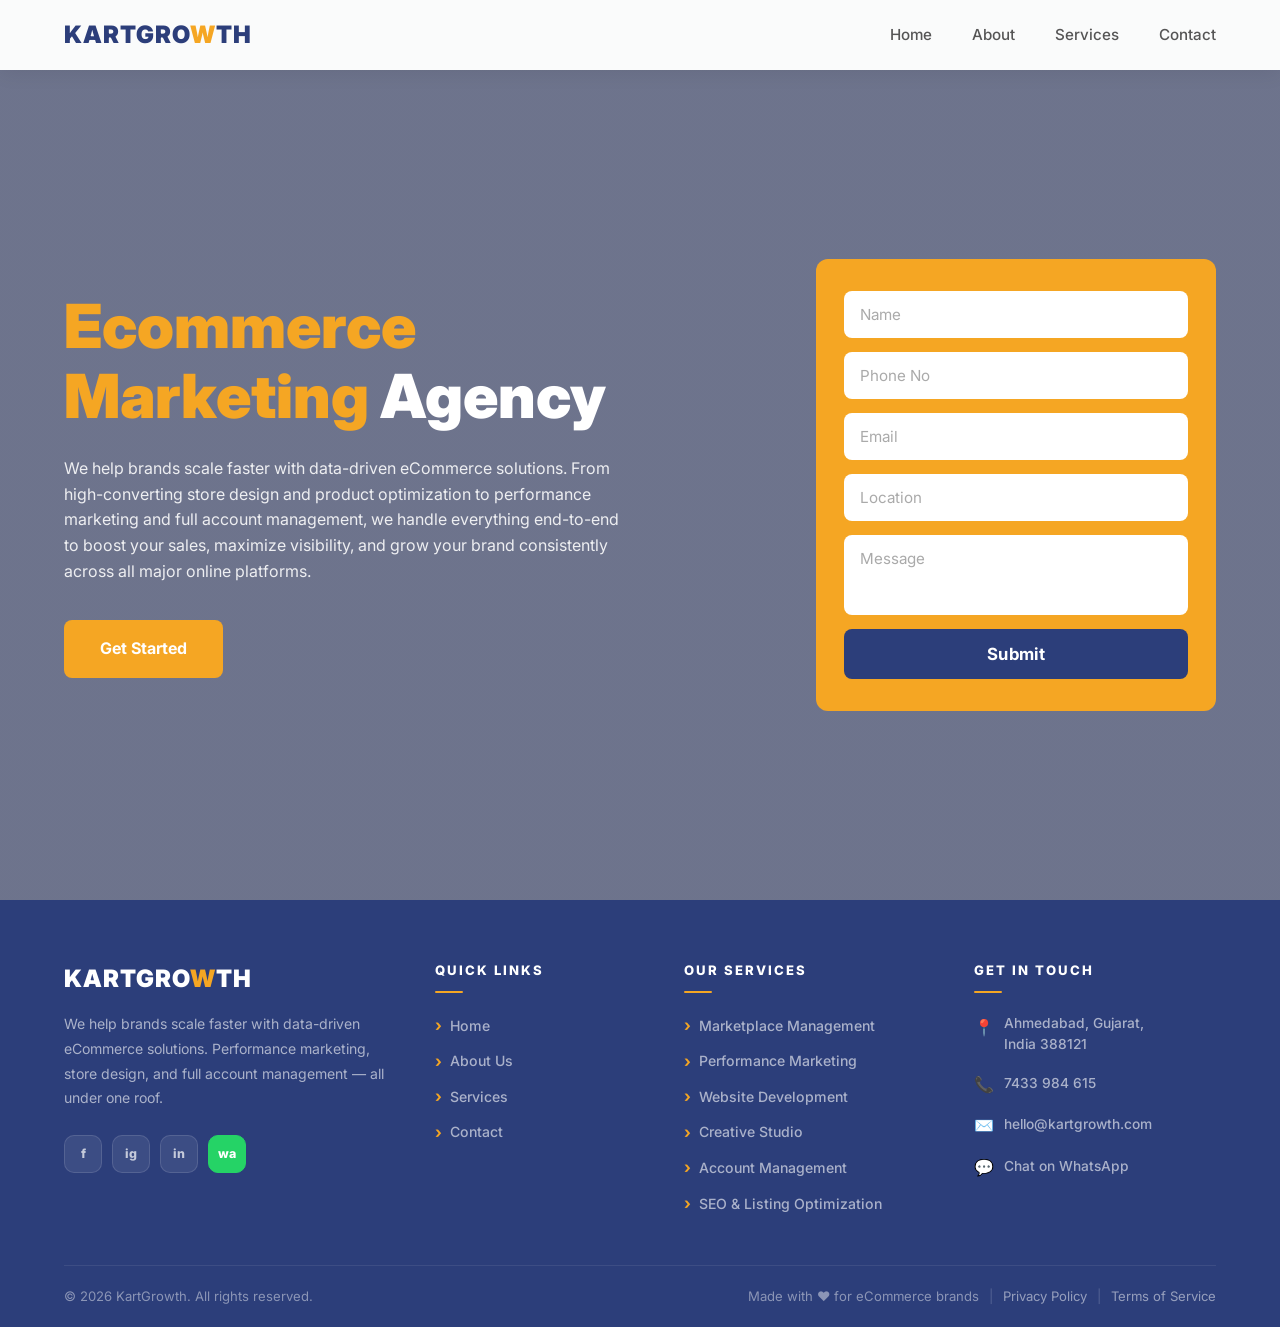
<file: index.html>
<!DOCTYPE html>
<html lang="en">
<head>
  <meta charset="UTF-8" />
  <meta name="viewport" content="width=device-width, initial-scale=1.0" />
  <meta name="description" content="KartGrowth – Ecommerce Marketing Agency helping brands scale faster." />
  <title>KartGrowth | Ecommerce Marketing Agency</title>
    <link rel="icon" type="image/x-icon" href="../images/favicon/favicon.ico">
  <link rel="icon" type="image/png" sizes="16x16" href="../images/favicon/favicon-16x16.png">
  <link rel="icon" type="image/png" sizes="32x32" href="../images/favicon/favicon-32x32.png">
  <link rel="apple-touch-icon" sizes="180x180" href="../images/favicon/favicon-apple-touch-icon.png">
  <link rel="manifest" href="../images/favicon/site.webmanifest"> 
  <link rel="stylesheet" href="css/style.css" />
</head>
<body>

  <!-- HEADER loads here automatically -->
  <div id="header-placeholder"></div>

  <!-- HERO -->
  <section class="hero">
    <div class="hero-container">
      <div class="hero-content">
        <h1 class="hero-title">
          <span class="highlight">Ecommerce<br>Marketing</span> Agency
        </h1>
        <p class="hero-desc">
          We help brands scale faster with data-driven eCommerce solutions. From
          high-converting store design and product optimization to performance
          marketing and full account management, we handle everything end-to-end
          to boost your sales, maximize visibility, and grow your brand consistently
          across all major online platforms.
        </p>
        <a href="/contact/" class="btn-primary">Get Started</a>
      </div>

      <div>
        <form class="hero-form" id="hero-form" novalidate>
          <input type="text" placeholder="Name" required />
          <input type="tel" placeholder="Phone No" required />
          <input type="email" placeholder="Email" required />
          <input type="text" placeholder="Location" />
          <textarea placeholder="Message"></textarea>
          <button type="submit" class="btn-submit">Submit</button>
        </form>
      </div>
    </div>
  </section>

  <!-- FOOTER loads here automatically -->
  <div id="footer-placeholder"></div>

  <script src="js/main.js"></script>
</body>
</html>
</file>
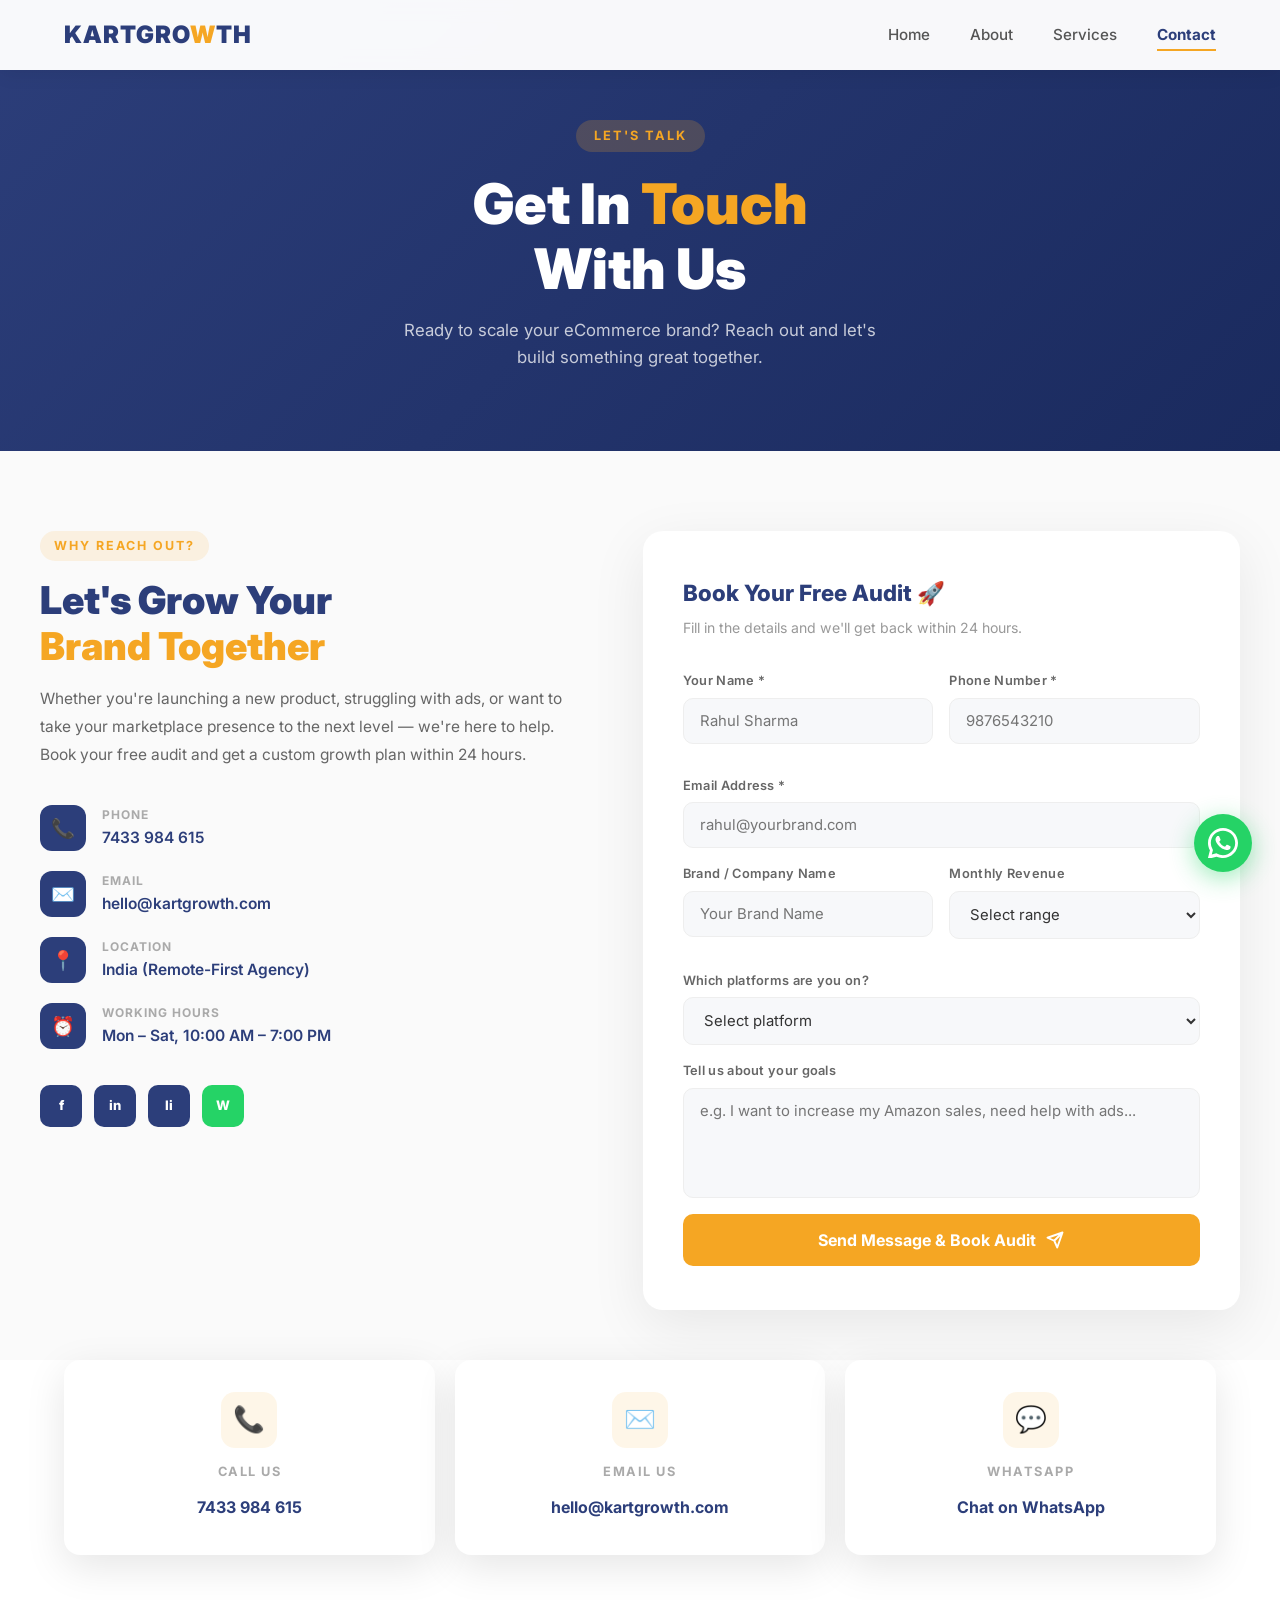
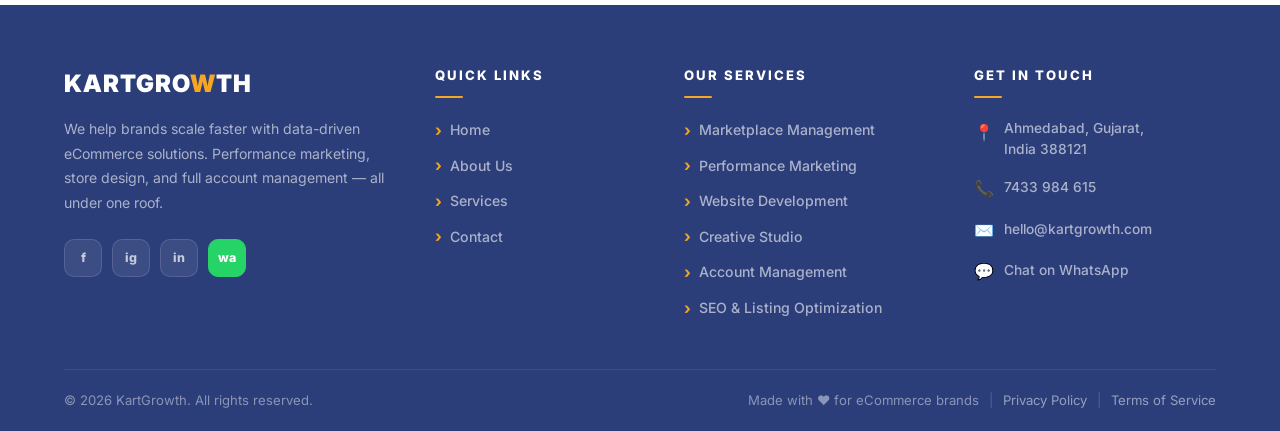
<file: contact/index.html>
<!DOCTYPE html>
<html lang="en">
<head>
  <meta charset="UTF-8" />
  <meta name="viewport" content="width=device-width, initial-scale=1.0" />
  <meta name="description" content="Contact KartGrowth – Book your free eCommerce audit today." />
  <title>Contact | KartGrowth</title>
  <link rel="icon" type="image/x-icon" href="../images/favicon/favicon.ico">
  <link rel="icon" type="image/png" sizes="16x16" href="../images/favicon/favicon-16x16.png">
  <link rel="icon" type="image/png" sizes="32x32" href="../images/favicon/favicon-32x32.png">
  <link rel="apple-touch-icon" sizes="180x180" href="../images/favicon/favicon-apple-touch-icon.png">
  <link rel="manifest" href="../images/favicon/site.webmanifest"> 
  <link rel="stylesheet" href="../css/style.css" />
  <link rel="stylesheet" href="../css/contact.css" />
</head>
<body>
<!-- Header -->
  <div id="header-placeholder"></div>

  <!-- Hero -->
  <section class="contact-hero">
    <span class="contact-hero-tag">Let's Talk</span>
    <h1>Get In <span>Touch</span><br>With Us</h1>
    <p>Ready to scale your eCommerce brand? Reach out and let's build something great together.</p>
  </section>

  <!-- Main Contact Section -->
  <section class="contact-main">
    <div class="contact-main-inner">

      <!-- Left -->
      <div class="contact-left">
        <span class="contact-left-tag">Why Reach Out?</span>
        <h2>Let's Grow Your<br><span>Brand Together</span></h2>
        <p>
          Whether you're launching a new product, struggling with ads, or want to
          take your marketplace presence to the next level — we're here to help.
          Book your free audit and get a custom growth plan within 24 hours.
        </p>

        <div class="contact-details">
          <div class="contact-detail-item">
            <div class="detail-icon">📞</div>
            <div class="detail-info">
              <div class="detail-label">Phone</div>
              <div class="detail-value"><a href="tel:7433984615">7433 984 615</a></div>
            </div>
          </div>
          <div class="contact-detail-item">
            <div class="detail-icon">✉️</div>
            <div class="detail-info">
              <div class="detail-label">Email</div>
              <div class="detail-value"><a href="mailto:hello@kartgrowth.com">hello@kartgrowth.com</a></div>
            </div>
          </div>
          <div class="contact-detail-item">
            <div class="detail-icon">📍</div>
            <div class="detail-info">
              <div class="detail-label">Location</div>
              <div class="detail-value">India (Remote-First Agency)</div>
            </div>
          </div>
          <div class="contact-detail-item">
            <div class="detail-icon">⏰</div>
            <div class="detail-info">
              <div class="detail-label">Working Hours</div>
              <div class="detail-value">Mon – Sat, 10:00 AM – 7:00 PM</div>
            </div>
          </div>
        </div>

        <div class="contact-socials">
          <a href="#" class="contact-social-btn" title="Facebook">f</a>
          <a href="#" class="contact-social-btn" title="Instagram">in</a>
          <a href="#" class="contact-social-btn" title="LinkedIn">li</a>
          <a href="https://wa.me/917433984615" target="_blank" class="contact-social-btn" title="WhatsApp" style="background:#25d366;">W</a>
        </div>
      </div>

      <!-- Right: Form -->
      <div class="contact-form-wrap">
        <div class="form-title">Book Your Free Audit 🚀</div>
        <div class="form-subtitle">Fill in the details and we'll get back within 24 hours.</div>

        <div id="contact-form-area">
          <div class="form-row">
            <div class="form-group">
              <label>Your Name *</label>
              <input type="text" id="cf-name" placeholder="Rahul Sharma" required />
            </div>
            <div class="form-group">
              <label>Phone Number *</label>
              <input type="tel" id="cf-phone" placeholder="9876543210" required />
            </div>
          </div>
          <div class="form-group">
            <label>Email Address *</label>
            <input type="email" id="cf-email" placeholder="rahul@yourbrand.com" required />
          </div>
          <div class="form-row">
            <div class="form-group">
              <label>Brand / Company Name</label>
              <input type="text" id="cf-brand" placeholder="Your Brand Name" />
            </div>
            <div class="form-group">
              <label>Monthly Revenue</label>
              <select id="cf-revenue">
                <option value="" disabled selected>Select range</option>
                <option>Just Starting Out</option>
                <option>Under ₹1 Lakh</option>
                <option>₹1L – ₹5L</option>
                <option>₹5L – ₹20L</option>
                <option>₹20L+</option>
              </select>
            </div>
          </div>
          <div class="form-group">
            <label>Which platforms are you on?</label>
            <select id="cf-platform">
              <option value="" disabled selected>Select platform</option>
              <option>Amazon</option>
              <option>Flipkart</option>
              <option>Both Amazon & Flipkart</option>
              <option>Myntra / Meesho</option>
              <option>My Own Website</option>
              <option>Not yet launched</option>
            </select>
          </div>
          <div class="form-group">
            <label>Tell us about your goals</label>
            <textarea id="cf-message" placeholder="e.g. I want to increase my Amazon sales, need help with ads..."></textarea>
          </div>
          <button class="form-submit" onclick="submitContactForm()">
            Send Message & Book Audit
            <svg viewBox="0 0 24 24" fill="none" stroke="currentColor" stroke-width="2.5" stroke-linecap="round" stroke-linejoin="round">
              <path d="M22 2L11 13M22 2l-7 20-4-9-9-4 20-7z"/>
            </svg>
          </button>
        </div>

        <!-- Success State -->
        <div class="form-success" id="form-success">
          <div class="success-icon">🎉</div>
          <h3>We've Got Your Message!</h3>
          <p>Our team will reach out within <strong>24 hours</strong>. Keep an eye on your phone & email.</p>
        </div>
      </div>

    </div>
  </section>

  <!-- Info Cards — NOW AT BOTTOM -->
  <div class="contact-info-row">
    <div class="contact-info-card">
      <div class="info-card-icon">📞</div>
      <div class="info-card-title">Call Us</div>
      <div class="info-card-value"><a href="tel:7433984615">7433 984 615</a></div>
    </div>
    <div class="contact-info-card">
      <div class="info-card-icon">✉️</div>
      <div class="info-card-title">Email Us</div>
      <div class="info-card-value"><a href="mailto:hello@kartgrowth.com">hello@kartgrowth.com</a></div>
    </div>
    <div class="contact-info-card">
      <div class="info-card-icon">💬</div>
      <div class="info-card-title">WhatsApp</div>
      <div class="info-card-value"><a href="https://wa.me/917433984615" target="_blank">Chat on WhatsApp</a></div>
    </div>
  </div>

  <!-- Footer -->
  <div id="footer-placeholder"></div>

  <!-- Floating WhatsApp -->
  <a href="https://wa.me/917433984615" target="_blank" class="whatsapp-float" aria-label="Chat on WhatsApp">
    <svg viewBox="0 0 24 24" fill="white">
      <path d="M17.472 14.382c-.297-.149-1.758-.867-2.03-.967-.273-.099-.471-.148-.67.15-.197.297-.767.966-.94 1.164-.173.199-.347.223-.644.075-.297-.15-1.255-.463-2.39-1.475-.883-.788-1.48-1.761-1.653-2.059-.173-.297-.018-.458.13-.606.134-.133.298-.347.446-.52.149-.174.198-.298.298-.497.099-.198.05-.371-.025-.52-.075-.149-.669-1.612-.916-2.207-.242-.579-.487-.5-.669-.51-.173-.008-.371-.01-.57-.01-.198 0-.52.074-.792.372-.272.297-1.04 1.016-1.04 2.479 0 1.462 1.065 2.875 1.213 3.074.149.198 2.096 3.2 5.077 4.487.709.306 1.262.489 1.694.625.712.227 1.36.195 1.871.118.571-.085 1.758-.719 2.006-1.413.248-.694.248-1.289.173-1.413-.074-.124-.272-.198-.57-.347z"/>
      <path d="M12 0C5.373 0 0 5.373 0 12c0 2.125.558 4.122 1.533 5.854L.057 23.57a.75.75 0 00.918.919l5.819-1.474A11.955 11.955 0 0012 24c6.627 0 12-5.373 12-12S18.627 0 12 0zm0 21.75a9.712 9.712 0 01-4.953-1.354l-.355-.211-3.676.931.96-3.576-.232-.368A9.715 9.715 0 012.25 12C2.25 6.615 6.615 2.25 12 2.25S21.75 6.615 21.75 12 17.385 21.75 12 21.75z"/>
    </svg>
  </a>

  <script src="../js/main.js"></script>
</body>
</html>
</file>
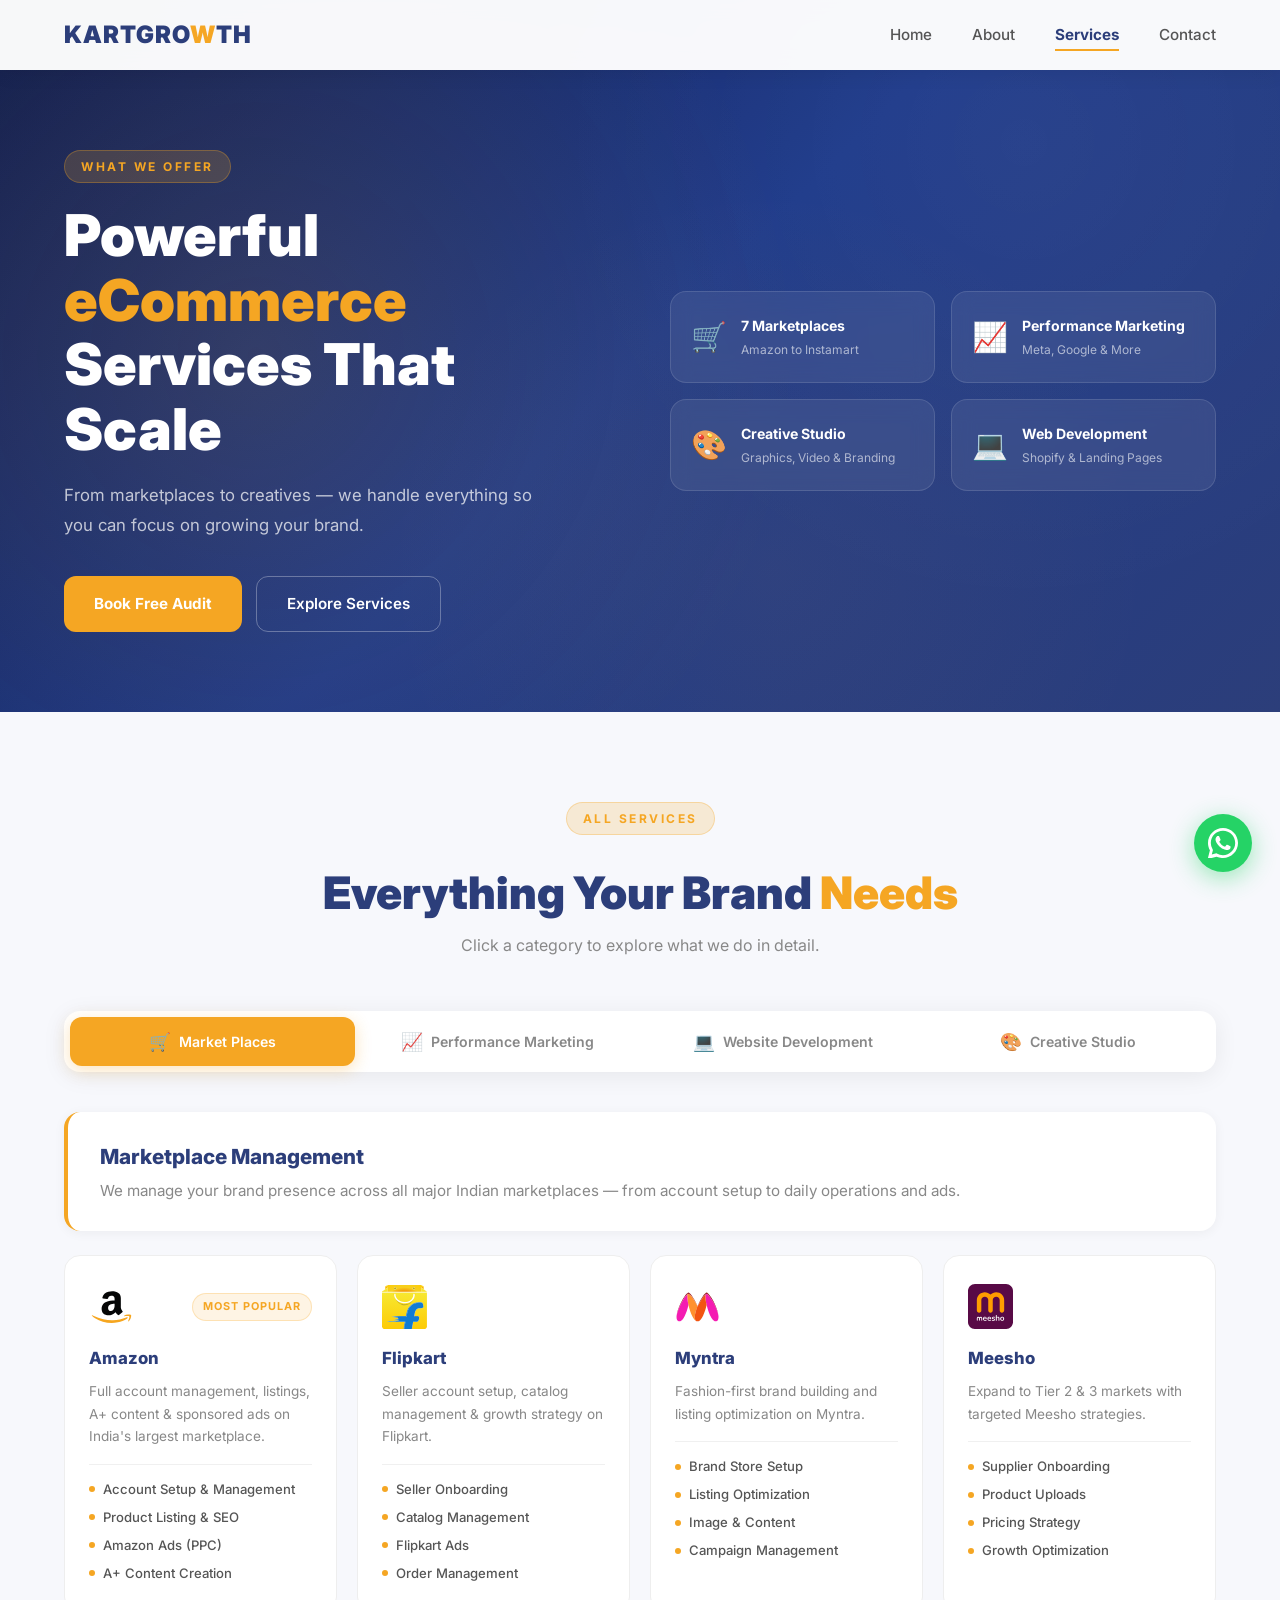
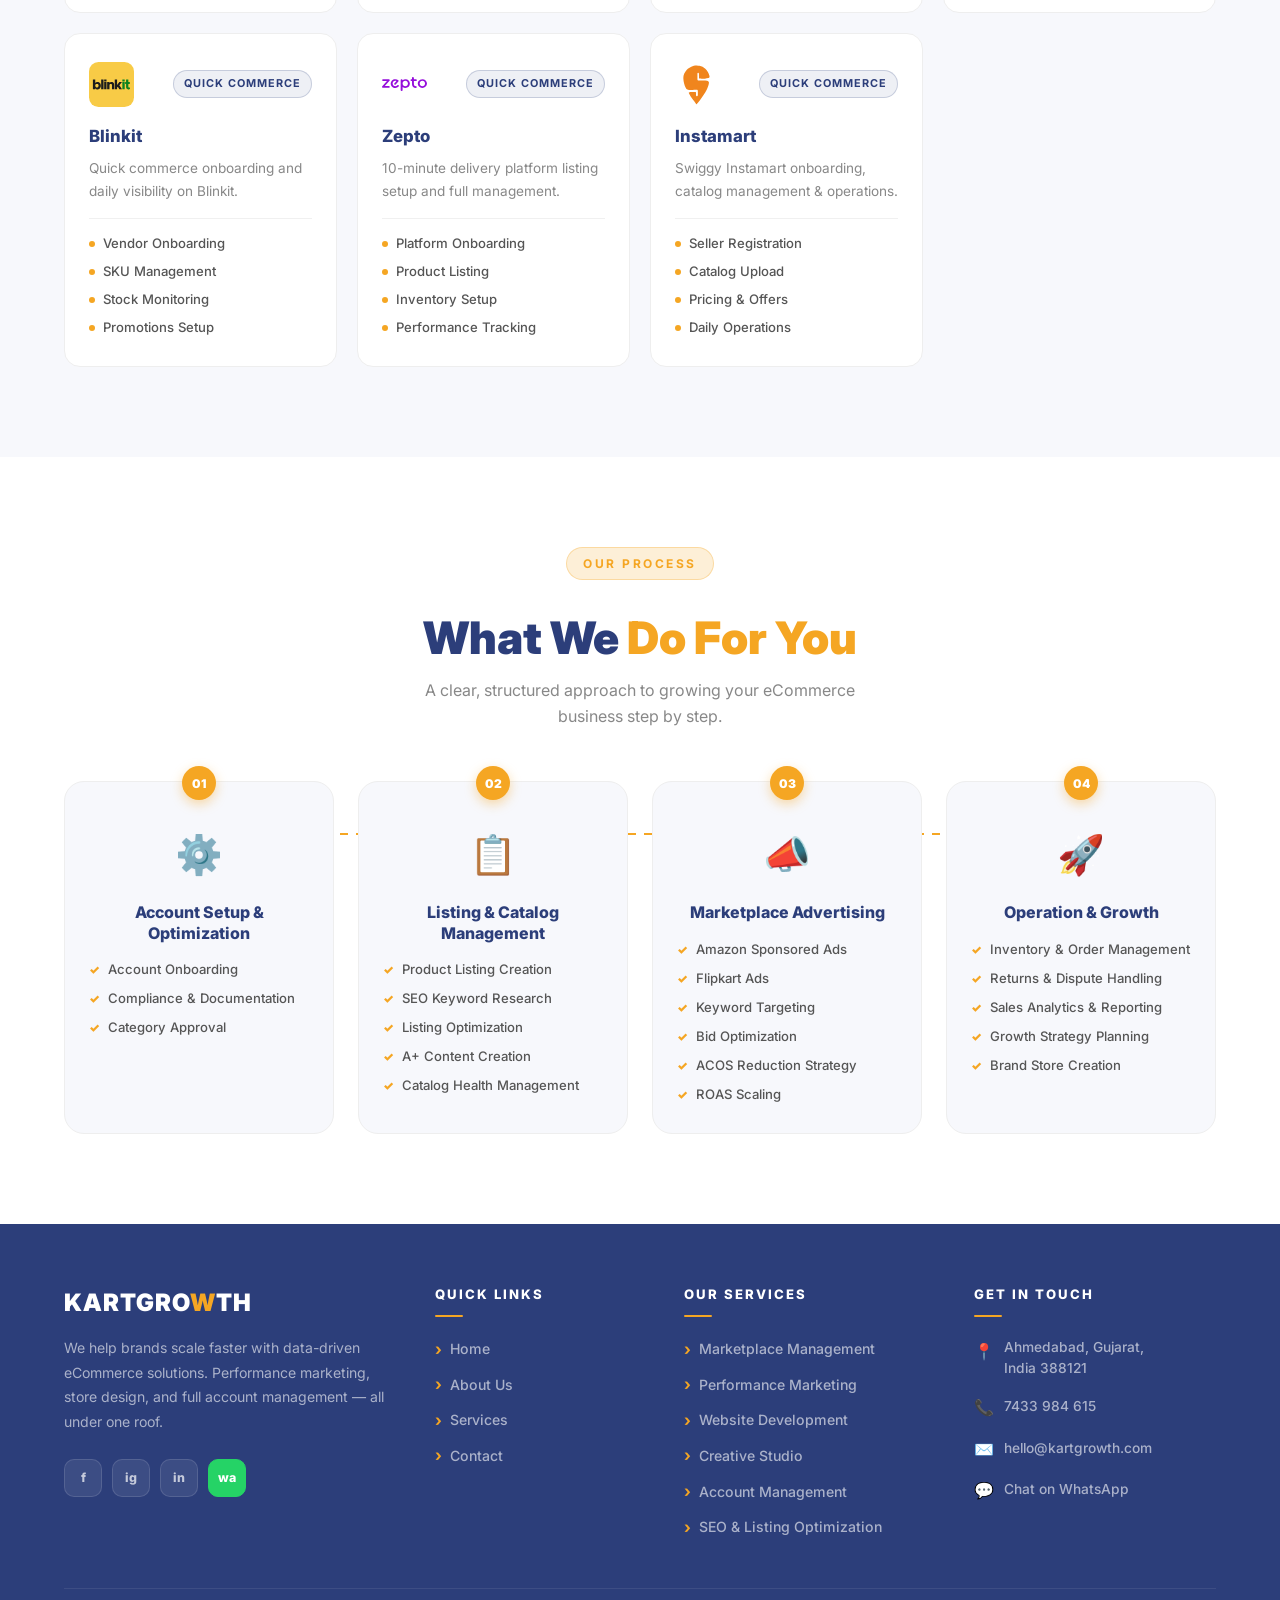
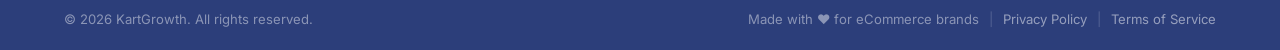
<file: services/index.html>
<!DOCTYPE html>
<html lang="en">
<head>
  <meta charset="UTF-8" />
  <meta name="viewport" content="width=device-width, initial-scale=1.0" />
  <meta name="description" content="KartGrowth Services – Marketplace, Performance Marketing, Website Development & Creative Studio." />
  <title>Services | KartGrowth</title>
  <link rel="icon" type="image/x-icon" href="../images/favicon/favicon.ico">
  <link rel="icon" type="image/png" sizes="16x16" href="../images/favicon/favicon-16x16.png">
  <link rel="icon" type="image/png" sizes="32x32" href="../images/favicon/favicon-32x32.png">
  <link rel="apple-touch-icon" sizes="180x180" href="../images/favicon/favicon-apple-touch-icon.png">
  <link rel="manifest" href="../images/favicon/site.webmanifest">
  <link rel="stylesheet" href="../css/style.css" />
  <link rel="stylesheet" href="../css/service.css" />
</head>
<body>

  <div id="header-placeholder"></div>

  <!-- ===== HERO ===== -->
  <section class="srv-hero">
    <div class="srv-hero-bg"></div>
    <div class="srv-hero-container">
      <div class="srv-hero-content">
        <span class="srv-badge">What We Offer</span>
        <h1>Powerful <span>eCommerce</span><br>Services That Scale</h1>
        <p>From marketplaces to creatives — we handle everything so you can focus on growing your brand.</p>
        <div class="srv-hero-btns">
          <a href="/contact/" class="srv-btn-primary">Book Free Audit</a>
          <a href="#services" class="srv-btn-outline">Explore Services</a>
        </div>
      </div>
      <div class="srv-hero-cards">
        <div class="srv-float-card">
          <span>🛒</span>
          <div><strong>7 Marketplaces</strong><p>Amazon to Instamart</p></div>
        </div>
        <div class="srv-float-card">
          <span>📈</span>
          <div><strong>Performance Marketing</strong><p>Meta, Google & More</p></div>
        </div>
        <div class="srv-float-card">
          <span>🎨</span>
          <div><strong>Creative Studio</strong><p>Graphics, Video & Branding</p></div>
        </div>
        <div class="srv-float-card">
          <span>💻</span>
          <div><strong>Web Development</strong><p>Shopify & Landing Pages</p></div>
        </div>
      </div>
    </div>
  </section>

  <!-- ===== SERVICES SECTION ===== -->
  <section class="srv-tabs-section" id="services">
    <div class="srv-container">

      <div class="srv-section-head">
        <span class="srv-badge">All Services</span>
        <h2>Everything Your Brand <span>Needs</span></h2>
        <p>Click a category to explore what we do in detail.</p>
      </div>

      <!-- ========================================
           DESKTOP: Tab Nav (hidden on mobile)
      ========================================= -->
      <div class="srv-tab-nav desktop-tabs">
        <button class="srv-tab-btn active" onclick="srvTab('marketplaces', this)">
          <span class="srv-tab-icon">🛒</span>
          <span class="srv-tab-label">Market Places</span>
        </button>
        <button class="srv-tab-btn" onclick="srvTab('performance', this)">
          <span class="srv-tab-icon">📈</span>
          <span class="srv-tab-label">Performance Marketing</span>
        </button>
        <button class="srv-tab-btn" onclick="srvTab('webdev', this)">
          <span class="srv-tab-icon">💻</span>
          <span class="srv-tab-label">Website Development</span>
        </button>
        <button class="srv-tab-btn" onclick="srvTab('creative', this)">
          <span class="srv-tab-icon">🎨</span>
          <span class="srv-tab-label">Creative Studio</span>
        </button>
      </div>

      <!-- ========================================
           DESKTOP: Tab Panels (hidden on mobile)
      ========================================= -->
      <div class="desktop-panels">
        <!-- Panel: Marketplaces -->
        <div class="srv-panel active" id="srv-marketplaces">
          <div class="srv-panel-intro">
            <h3>Marketplace Management</h3>
            <p>We manage your brand presence across all major Indian marketplaces — from account setup to daily operations and ads.</p>
          </div>
          <div class="srv-cards-grid">
            <div class="srv-card"><div class="srv-card-top">
                <div class="srv-card-emoji"><img src="../images/services_icon/amazon.svg" alt="Amazon Service"></div>
                <div class="srv-card-tag">Most Popular</div></div><h4>Amazon</h4><p>Full account management, listings, A+ content & sponsored ads on India's largest marketplace.</p><ul class="srv-card-list"><li>Account Setup & Management</li><li>Product Listing & SEO</li><li>Amazon Ads (PPC)</li><li>A+ Content Creation</li></ul></div>
            <div class="srv-card"><div class="srv-card-top">
                <div class="srv-card-emoji"><img src="../images/services_icon/flipkart.svg" alt="Flipkart Service"></div>
            </div><h4>Flipkart</h4><p>Seller account setup, catalog management & growth strategy on Flipkart.</p><ul class="srv-card-list"><li>Seller Onboarding</li><li>Catalog Management</li><li>Flipkart Ads</li><li>Order Management</li></ul></div>
            <div class="srv-card"><div class="srv-card-top">
                <div class="srv-card-emoji"><img src="../images/services_icon/myntra.svg" alt="Myntra Service"></div>
            </div><h4>Myntra</h4><p>Fashion-first brand building and listing optimization on Myntra.</p><ul class="srv-card-list"><li>Brand Store Setup</li><li>Listing Optimization</li><li>Image & Content</li><li>Campaign Management</li></ul></div>
            <div class="srv-card"><div class="srv-card-top">
                <div class="srv-card-emoji"><img src="../images/services_icon/meesho.svg" alt="Meesho Service"></div>
            </div><h4>Meesho</h4><p>Expand to Tier 2 & 3 markets with targeted Meesho strategies.</p><ul class="srv-card-list"><li>Supplier Onboarding</li><li>Product Uploads</li><li>Pricing Strategy</li><li>Growth Optimization</li></ul></div>
            <div class="srv-card"><div class="srv-card-top">
                <div class="srv-card-emoji"><img src="../images/services_icon/blinkit.svg" alt="Blinkit Service"></div>
                <div class="srv-card-tag srv-tag-new">Quick Commerce</div></div><h4>Blinkit</h4><p>Quick commerce onboarding and daily visibility on Blinkit.</p><ul class="srv-card-list"><li>Vendor Onboarding</li><li>SKU Management</li><li>Stock Monitoring</li><li>Promotions Setup</li></ul></div>
            <div class="srv-card"><div class="srv-card-top">
                <div class="srv-card-emoji"><img src="../images/services_icon/zepto.svg" alt="Zepto Service"></div>
                <div class="srv-card-tag srv-tag-new">Quick Commerce</div></div><h4>Zepto</h4><p>10-minute delivery platform listing setup and full management.</p><ul class="srv-card-list"><li>Platform Onboarding</li><li>Product Listing</li><li>Inventory Setup</li><li>Performance Tracking</li></ul></div>
            <div class="srv-card"><div class="srv-card-top">
                <div class="srv-card-emoji"><img src="../images/services_icon/swiggy.svg" alt="Swiggy Instamart"></div>
                <div class="srv-card-tag srv-tag-new">Quick Commerce</div></div><h4>Instamart</h4><p>Swiggy Instamart onboarding, catalog management & operations.</p><ul class="srv-card-list"><li>Seller Registration</li><li>Catalog Upload</li><li>Pricing & Offers</li><li>Daily Operations</li></ul></div>
          </div>
        </div>

        <!-- Panel: Performance Marketing -->
        <div class="srv-panel" id="srv-performance">
          <div class="srv-panel-intro">
            <h3>Performance Marketing</h3>
            <p>We help brands grow with data-driven paid campaigns across Meta, Google and beyond.</p>
          </div>
          <div class="srv-cards-grid">
            <div class="srv-card"><div class="srv-card-top">
                <div class="srv-card-emoji"><img src="../images/services_icon/meta.svg" alt="Meta Ads"></div>
                <div class="srv-card-tag">High ROI</div></div><h4>Meta Ads</h4><p>Facebook & Instagram campaigns built to convert and scale your eCommerce brand.</p><ul class="srv-card-list"><li>Campaign Strategy & Setup</li><li>Audience Research</li><li>Creative Direction</li><li>ROAS Optimization</li></ul></div>
            <div class="srv-card"><div class="srv-card-top">
                <div class="srv-card-emoji"><img src="../images/services_icon/google-ads.svg" alt="Google Ads"></div>
                <div class="srv-card-tag">High Intent</div></div><h4>Google Ads</h4><p>Search, Shopping & Display campaigns to drive high-intent buyers to your store.</p><ul class="srv-card-list"><li>Search Campaigns</li><li>Google Shopping</li><li>Display & YouTube</li><li>Keyword Optimization</li></ul></div>
            <div class="srv-card"><div class="srv-card-top">
                <div class="srv-card-emoji"><img src="../images/services_icon/retargeting.png" alt="Retargeting"></div>
            </div><h4>Retargeting</h4><p>Re-engage website visitors and cart abandoners to maximize conversions.</p><ul class="srv-card-list"><li>Pixel Setup & Tracking</li><li>Custom Audiences</li><li>Cart Recovery Ads</li><li>Lookalike Campaigns</li></ul></div>
            <div class="srv-card"><div class="srv-card-top">
                <div class="srv-card-emoji"><img src="../images/services_icon/digital-campaign.png" alt="D2C Campaigns"></div>
            </div><h4>D2C Campaigns</h4><p>Full-funnel direct-to-consumer marketing strategies for your own store.</p><ul class="srv-card-list"><li>Brand Awareness Ads</li><li>Product Launch Campaigns</li><li>Offer & Sale Promotions</li><li>Customer Acquisition</li></ul></div>
            <div class="srv-card"><div class="srv-card-top">
                <div class="srv-card-emoji"><img src="../images/services_icon/funnel_ads.png" alt="Funnel Ads"></div>
            </div><h4>Funnel Ads</h4><p>Top, mid & bottom funnel creatives engineered specifically for conversions.</p><ul class="srv-card-list"><li>TOFU Awareness Ads</li><li>MOFU Consideration</li><li>BOFU Conversion Ads</li><li>A/B Testing</li></ul></div>
          </div>
        </div>

        <!-- Panel: Website Development -->
        <div class="srv-panel" id="srv-webdev">
          <div class="srv-panel-intro">
            <h3>Website Development</h3>
            <p>We build fast, conversion-focused eCommerce websites and landing pages that turn visitors into customers.</p>
          </div>
          <div class="srv-cards-grid">
            <div class="srv-card"><div class="srv-card-top">
                <div class="srv-card-emoji"><img src="../images/services_icon/shopify.svg" alt="Shopify Service"></div>
                <div class="srv-card-tag">Most Popular</div></div><h4>Shopify Development</h4><p>Custom Shopify stores built for speed, great UX and maximum conversions.</p><ul class="srv-card-list"><li>Custom Theme Setup</li><li>App Integration</li><li>Mobile Optimized</li><li>Payment Gateway Setup</li></ul></div>
            <div class="srv-card"><div class="srv-card-top">
                <div class="srv-card-emoji"><img src="../images/services_icon/ecommerce.png" alt="eCommerce Website"></div>
            </div><h4>eCommerce Website</h4><p>Full eCommerce website creation from scratch — designed, built and launched.</p><ul class="srv-card-list"><li>UI/UX Design</li><li>Frontend Development</li><li>Product Catalog</li><li>SEO Foundation</li></ul></div>
            <div class="srv-card"><div class="srv-card-top">
                <div class="srv-card-emoji"><img src="../images/services_icon/landing-page.png" alt="Landing Pages"></div>
            </div><h4>Landing Pages</h4><p>High-converting landing pages for products, offers and ad campaigns.</p><ul class="srv-card-list"><li>Offer Page Design</li><li>Lead Capture Pages</li><li>Product Launch Pages</li><li>Fast Load Speed</li></ul></div>
            <div class="srv-card"><div class="srv-card-top">
                <div class="srv-card-emoji"><img src="../images/services_icon/performance.png" alt="CRO Optimization"></div>
            </div><h4>CRO Optimization</h4><p>Conversion rate optimization to turn more of your existing traffic into buyers.</p><ul class="srv-card-list"><li>UX Audit & Fixes</li><li>Checkout Optimization</li><li>Heatmap Analysis</li><li>A/B Testing</li></ul></div>
          </div>
        </div>

        <!-- Panel: Creative Studio -->
        <div class="srv-panel" id="srv-creative">
          <div class="srv-panel-intro">
            <h3>Creative Studio</h3>
            <p>Visuals that stop the scroll, tell your story and convert browsers into buyers.</p>
          </div>
          <div class="srv-cards-grid">
            <div class="srv-card"><div class="srv-card-top">
                <div class="srv-card-emoji"><img src="../images/services_icon/product_graphics.png" alt="Product Graphics"></div>
            </div><h4>Product Graphics</h4><p>Eye-catching product images and main image designs that drive clicks.</p><ul class="srv-card-list"><li>Main Image Design</li><li>White Background Edits</li><li>Lifestyle Composites</li><li>Image Retouching</li></ul></div>
            <div class="srv-card"><div class="srv-card-top">
                <div class="srv-card-emoji"><img src="../images/services_icon/Infographics.png" alt="Infographics"></div>
            </div><h4>Infographics</h4><p>Feature-highlight infographics that educate customers and boost conversions.</p><ul class="srv-card-list"><li>Feature Callouts</li><li>Size & Spec Charts</li><li>Comparison Graphics</li><li>How-to Visuals</li></ul></div>
            <div class="srv-card"><div class="srv-card-top">
                <div class="srv-card-emoji"><img src="../images/services_icon/A_Content.png" alt="A+ Content"></div>
                <div class="srv-card-tag">Amazon Special</div></div><h4>A+ Content</h4><p>Premium A+ / EBC content for Amazon & Flipkart that builds trust and increases sales.</p><ul class="srv-card-list"><li>Brand Story Module</li><li>Comparison Charts</li><li>Enhanced Images</li><li>Text + Visual Layout</li></ul></div>
            <div class="srv-card"><div class="srv-card-top">
                <div class="srv-card-emoji"><img src="../images/services_icon/Ad_creatives.png" alt="Ad Creatives"></div>
            </div><h4>Ad Creatives</h4><p>Scroll-stopping static and motion ad creatives for Meta, Google and marketplaces.</p><ul class="srv-card-list"><li>Static Ad Banners</li><li>Carousel Designs</li><li>Story & Reel Graphics</li><li>Offer Creatives</li></ul></div>
            <div class="srv-card"><div class="srv-card-top">
                <div class="srv-card-emoji"><img src="../images/services_icon/video-editing.png" alt="Video Editing"></div>
            </div><h4>Video Editing</h4><p>Product videos, reels and brand films edited for maximum impact.</p><ul class="srv-card-list"><li>Product Demo Videos</li><li>Instagram Reels</li><li>Ad Video Edits</li><li>Brand Films</li></ul></div>
            <div class="srv-card"><div class="srv-card-top">
                <div class="srv-card-emoji"><img src="../images/services_icon/brand.png" alt="Branding"></div>
            </div><h4>Branding</h4><p>Logo, identity and brand guidelines that make your brand unforgettable.</p><ul class="srv-card-list"><li>Logo Design</li><li>Brand Color Palette</li><li>Typography System</li><li>Brand Guidelines Doc</li></ul></div>
          </div>
        </div>
      </div>

      <!-- ========================================
           MOBILE: Accordion (hidden on desktop)
      ========================================= -->
      <div class="mobile-accordion">

        <!-- Accordion: Marketplaces -->
        <div class="mob-acc-item" id="mob-marketplaces">
          <button class="mob-acc-header" onclick="mobToggle('mob-marketplaces')">
            <div class="mob-acc-left">
              <div class="mob-acc-icon-wrap">🛒</div>
              <div class="mob-acc-info">
                <span class="mob-acc-title">Market Places</span>
                <span class="mob-acc-sub">Amazon, Flipkart, Myntra & more</span>
              </div>
            </div>
            <div class="mob-acc-chevron">
              <svg viewBox="0 0 24 24" fill="none" stroke-width="2.5" stroke-linecap="round" stroke-linejoin="round">
                <path d="M6 9l6 6 6-6"/>
              </svg>
            </div>
          </button>
          <div class="mob-acc-body">
            <div class="mob-service-list">
              <div class="mob-service-item"><div class="mob-si-top"><span class="mob-si-emoji"><img src="../images/services_icon/amazon.svg" alt="Amazon Service"></span><span class="mob-si-name">Amazon</span><span class="mob-si-tag">Most Popular</span></div><ul><li>Account Setup & Management</li><li>Product Listing & SEO</li><li>Amazon Ads (PPC)</li><li>A+ Content Creation</li></ul></div>
              <div class="mob-service-item"><div class="mob-si-top"><span class="mob-si-emoji"><img src="../images/services_icon/flipkart.svg" alt="Flipkart Service"></span><span class="mob-si-name">Flipkart</span></div><ul><li>Seller Onboarding</li><li>Catalog Management</li><li>Flipkart Ads</li><li>Order Management</li></ul></div>
              <div class="mob-service-item"><div class="mob-si-top"><span class="mob-si-emoji"><img src="../images/services_icon/myntra.svg" alt="Myntra Service"></span><span class="mob-si-name">Myntra</span></div><ul><li>Brand Store Setup</li><li>Listing Optimization</li><li>Image & Content</li><li>Campaign Management</li></ul></div>
              <div class="mob-service-item"><div class="mob-si-top"><span class="mob-si-emoji"><img src="../images/services_icon/meesho.svg" alt="Meesho Service"></span><span class="mob-si-name">Meesho</span></div><ul><li>Supplier Onboarding</li><li>Product Uploads</li><li>Pricing Strategy</li><li>Growth Optimization</li></ul></div>
              <div class="mob-service-item"><div class="mob-si-top"><span class="mob-si-emoji"><img src="../images/services_icon/blinkit.svg" alt="Blinkit Service"></span><span class="mob-si-name">Blinkit</span><span class="mob-si-tag mob-si-tag-new">Quick Commerce</span></div><ul><li>Vendor Onboarding</li><li>SKU Management</li><li>Stock Monitoring</li><li>Promotions Setup</li></ul></div>
              <div class="mob-service-item"><div class="mob-si-top"><span class="mob-si-emoji"><img src="../images/services_icon/zepto.svg" alt="Zepto Service"></span><span class="mob-si-name">Zepto</span><span class="mob-si-tag mob-si-tag-new">Quick Commerce</span></div><ul><li>Platform Onboarding</li><li>Product Listing</li><li>Inventory Setup</li><li>Performance Tracking</li></ul></div>
              <div class="mob-service-item"><div class="mob-si-top"><span class="mob-si-emoji"><img src="../images/services_icon/swiggy.svg" alt="Swiggy Instamart"></span><span class="mob-si-name">Instamart</span><span class="mob-si-tag mob-si-tag-new">Quick Commerce</span></div><ul><li>Seller Registration</li><li>Catalog Upload</li><li>Pricing & Offers</li><li>Daily Operations</li></ul></div>
            </div>
          </div>
        </div>

        <!-- Accordion: Performance Marketing -->
        <div class="mob-acc-item" id="mob-performance">
          <button class="mob-acc-header" onclick="mobToggle('mob-performance')">
            <div class="mob-acc-left">
              <div class="mob-acc-icon-wrap">📈</div>
              <div class="mob-acc-info">
                <span class="mob-acc-title">Performance Marketing</span>
                <span class="mob-acc-sub">Meta, Google, Retargeting & more</span>
              </div>
            </div>
            <div class="mob-acc-chevron">
              <svg viewBox="0 0 24 24" fill="none" stroke-width="2.5" stroke-linecap="round" stroke-linejoin="round">
                <path d="M6 9l6 6 6-6"/>
              </svg>
            </div>
          </button>
          <div class="mob-acc-body">
            <div class="mob-service-list">
              <div class="mob-service-item"><div class="mob-si-top"><span class="mob-si-emoji"><img src="../images/services_icon/meta.svg" alt="Meta Ads"></span><span class="mob-si-name">Meta Ads</span><span class="mob-si-tag">High ROI</span></div><ul><li>Campaign Strategy & Setup</li><li>Audience Research</li><li>Creative Direction</li><li>ROAS Optimization</li></ul></div>
              <div class="mob-service-item"><div class="mob-si-top"><span class="mob-si-emoji"><img src="../images/services_icon/google-ads.svg" alt="Google Ads"></span><span class="mob-si-name">Google Ads</span><span class="mob-si-tag">High Intent</span></div><ul><li>Search Campaigns</li><li>Google Shopping</li><li>Display & YouTube</li><li>Keyword Optimization</li></ul></div>
              <div class="mob-service-item"><div class="mob-si-top"><span class="mob-si-emoji"><img src="../images/services_icon/retargeting.png" alt="Retargeting"></span><span class="mob-si-name">Retargeting</span></div><ul><li>Pixel Setup & Tracking</li><li>Custom Audiences</li><li>Cart Recovery Ads</li><li>Lookalike Campaigns</li></ul></div>
              <div class="mob-service-item"><div class="mob-si-top"><span class="mob-si-emoji"><img src="../images/services_icon/digital-campaign.png" alt="D2C Campaigns"></span><span class="mob-si-name">D2C Campaigns</span></div><ul><li>Brand Awareness Ads</li><li>Product Launch Campaigns</li><li>Offer & Sale Promotions</li><li>Customer Acquisition</li></ul></div>
              <div class="mob-service-item"><div class="mob-si-top"><span class="mob-si-emoji"><img src="../images/services_icon/funnel_ads.png" alt="Funnel Ads"></span><span class="mob-si-name">Funnel Ads</span></div><ul><li>TOFU Awareness Ads</li><li>MOFU Consideration</li><li>BOFU Conversion Ads</li><li>A/B Testing</li></ul></div>
            </div>
          </div>
        </div>

        <!-- Accordion: Website Development -->
        <div class="mob-acc-item" id="mob-webdev">
          <button class="mob-acc-header" onclick="mobToggle('mob-webdev')">
            <div class="mob-acc-left">
              <div class="mob-acc-icon-wrap">💻</div>
              <div class="mob-acc-info">
                <span class="mob-acc-title">Website Development</span>
                <span class="mob-acc-sub">Shopify, Landing Pages & CRO</span>
              </div>
            </div>
            <div class="mob-acc-chevron">
              <svg viewBox="0 0 24 24" fill="none" stroke-width="2.5" stroke-linecap="round" stroke-linejoin="round">
                <path d="M6 9l6 6 6-6"/>
              </svg>
            </div>
          </button>
          <div class="mob-acc-body">
            <div class="mob-service-list">
              <div class="mob-service-item"><div class="mob-si-top"><span class="mob-si-emoji"><img src="../images/services_icon/shopify.svg" alt="Shopify Service"></span><span class="mob-si-name">Shopify Development</span><span class="mob-si-tag">Most Popular</span></div><ul><li>Custom Theme Setup</li><li>App Integration</li><li>Mobile Optimized</li><li>Payment Gateway Setup</li></ul></div>
              <div class="mob-service-item"><div class="mob-si-top"><span class="mob-si-emoji"><img src="../images/services_icon/ecommerce.png" alt="eCommerce Website"></span><span class="mob-si-name">eCommerce Website</span></div><ul><li>UI/UX Design</li><li>Frontend Development</li><li>Product Catalog</li><li>SEO Foundation</li></ul></div>
              <div class="mob-service-item"><div class="mob-si-top"><span class="mob-si-emoji"><img src="../images/services_icon/landing-page.png" alt="Landing Pages"></span><span class="mob-si-name">Landing Pages</span></div><ul><li>Offer Page Design</li><li>Lead Capture Pages</li><li>Product Launch Pages</li><li>Fast Load Speed</li></ul></div>
              <div class="mob-service-item"><div class="mob-si-top"><span class="mob-si-emoji"><img src="../images/services_icon/performance.png" alt="CRO Optimization"></span><span class="mob-si-name">CRO Optimization</span></div><ul><li>UX Audit & Fixes</li><li>Checkout Optimization</li><li>Heatmap Analysis</li><li>A/B Testing</li></ul></div>
            </div>
          </div>
        </div>

        <!-- Accordion: Creative Studio -->
        <div class="mob-acc-item" id="mob-creative">
          <button class="mob-acc-header" onclick="mobToggle('mob-creative')">
            <div class="mob-acc-left">
              <div class="mob-acc-icon-wrap">🎨</div>
              <div class="mob-acc-info">
                <span class="mob-acc-title">Creative Studio</span>
                <span class="mob-acc-sub">Graphics, Video, A+ Content & Branding</span>
              </div>
            </div>
            <div class="mob-acc-chevron">
              <svg viewBox="0 0 24 24" fill="none" stroke-width="2.5" stroke-linecap="round" stroke-linejoin="round">
                <path d="M6 9l6 6 6-6"/>
              </svg>
            </div>
          </button>
          <div class="mob-acc-body">
            <div class="mob-service-list">
              <div class="mob-service-item"><div class="mob-si-top"><span class="mob-si-emoji"><img src="../images/services_icon/product_graphics.png" alt="Product Graphics"></span><span class="mob-si-name">Product Graphics</span></div><ul><li>Main Image Design</li><li>White Background Edits</li><li>Lifestyle Composites</li><li>Image Retouching</li></ul></div>
              <div class="mob-service-item"><div class="mob-si-top"><span class="mob-si-emoji"><img src="../images/services_icon/Infographics.png" alt="Infographics"></span><span class="mob-si-name">Infographics</span></div><ul><li>Feature Callouts</li><li>Size & Spec Charts</li><li>Comparison Graphics</li><li>How-to Visuals</li></ul></div>
              <div class="mob-service-item"><div class="mob-si-top"><span class="mob-si-emoji"><img src="../images/services_icon/A_Content.png" alt="A+ Content"></span><span class="mob-si-name">A+ Content</span><span class="mob-si-tag">Amazon Special</span></div><ul><li>Brand Story Module</li><li>Comparison Charts</li><li>Enhanced Images</li><li>Text + Visual Layout</li></ul></div>
              <div class="mob-service-item"><div class="mob-si-top"><span class="mob-si-emoji"><img src="../images/services_icon/Ad_creatives.png" alt="Ad Creatives"></span><span class="mob-si-name">Ad Creatives</span></div><ul><li>Static Ad Banners</li><li>Carousel Designs</li><li>Story & Reel Graphics</li><li>Offer Creatives</li></ul></div>
              <div class="mob-service-item"><div class="mob-si-top"><span class="mob-si-emoji"><img src="../images/services_icon/video-editing.png" alt="Video Editing"></span><span class="mob-si-name">Video Editing</span></div><ul><li>Product Demo Videos</li><li>Instagram Reels</li><li>Ad Video Edits</li><li>Brand Films</li></ul></div>
              <div class="mob-service-item"><div class="mob-si-top"><span class="mob-si-emoji"><img src="../images/services_icon/brand.png" alt="Branding"></span><span class="mob-si-name">Branding</span></div><ul><li>Logo Design</li><li>Brand Color Palette</li><li>Typography System</li><li>Brand Guidelines Doc</li></ul></div>
            </div>
          </div>
        </div>

      </div><!-- end mobile-accordion -->

    </div>
  </section>

  <!-- ===== PROCESS ===== -->
  <section class="srv-process">
    <div class="srv-container">
      <div class="srv-section-head">
        <span class="srv-badge">Our Process</span>
        <h2>What We <span>Do For You</span></h2>
        <p>A clear, structured approach to growing your eCommerce business step by step.</p>
      </div>
      <div class="srv-process-grid">
        <div class="srv-process-card"><div class="srv-process-number">01</div><div class="srv-process-icon">⚙️</div><h4>Account Setup & Optimization</h4><ul><li>Account Onboarding</li><li>Compliance & Documentation</li><li>Category Approval</li></ul></div>
        <div class="srv-process-card"><div class="srv-process-number">02</div><div class="srv-process-icon">📋</div><h4>Listing & Catalog Management</h4><ul><li>Product Listing Creation</li><li>SEO Keyword Research</li><li>Listing Optimization</li><li>A+ Content Creation</li><li>Catalog Health Management</li></ul></div>
        <div class="srv-process-card"><div class="srv-process-number">03</div><div class="srv-process-icon">📣</div><h4>Marketplace Advertising</h4><ul><li>Amazon Sponsored Ads</li><li>Flipkart Ads</li><li>Keyword Targeting</li><li>Bid Optimization</li><li>ACOS Reduction Strategy</li><li>ROAS Scaling</li></ul></div>
        <div class="srv-process-card"><div class="srv-process-number">04</div><div class="srv-process-icon">🚀</div><h4>Operation & Growth</h4><ul><li>Inventory & Order Management</li><li>Returns & Dispute Handling</li><li>Sales Analytics & Reporting</li><li>Growth Strategy Planning</li><li>Brand Store Creation</li></ul></div>
      </div>
    </div>
  </section>

  <div id="footer-placeholder"></div>

  <a href="https://wa.me/917433984615" target="_blank" class="whatsapp-float" aria-label="Chat on WhatsApp">
    <svg viewBox="0 0 24 24" fill="white"><path d="M17.472 14.382c-.297-.149-1.758-.867-2.03-.967-.273-.099-.471-.148-.67.15-.197.297-.767.966-.94 1.164-.173.199-.347.223-.644.075-.297-.15-1.255-.463-2.39-1.475-.883-.788-1.48-1.761-1.653-2.059-.173-.297-.018-.458.13-.606.134-.133.298-.347.446-.52.149-.174.198-.298.298-.497.099-.198.05-.371-.025-.52-.075-.149-.669-1.612-.916-2.207-.242-.579-.487-.5-.669-.51-.173-.008-.371-.01-.57-.01-.198 0-.52.074-.792.372-.272.297-1.04 1.016-1.04 2.479 0 1.462 1.065 2.875 1.213 3.074.149.198 2.096 3.2 5.077 4.487.709.306 1.262.489 1.694.625.712.227 1.36.195 1.871.118.571-.085 1.758-.719 2.006-1.413.248-.694.248-1.289.173-1.413-.074-.124-.272-.198-.57-.347z"/><path d="M12 0C5.373 0 0 5.373 0 12c0 2.125.558 4.122 1.533 5.854L.057 23.57a.75.75 0 00.918.919l5.819-1.474A11.955 11.955 0 0012 24c6.627 0 12-5.373 12-12S18.627 0 12 0zm0 21.75a9.712 9.712 0 01-4.953-1.354l-.355-.211-3.676.931.96-3.576-.232-.368A9.715 9.715 0 012.25 12C2.25 6.615 6.615 2.25 12 2.25S21.75 6.615 21.75 12 17.385 21.75 12 21.75z"/></svg>
  </a>

  <script src="../js/main.js"></script>
  <script>
    // Desktop tabs
    function srvTab(id, btn) {
      document.querySelectorAll('.srv-panel').forEach(p => p.classList.remove('active'));
      document.querySelectorAll('.srv-tab-btn').forEach(b => b.classList.remove('active'));
      document.getElementById('srv-' + id).classList.add('active');
      btn.classList.add('active');
    }

    // Mobile accordion
    function mobToggle(id) {
    const item = document.getElementById(id);

    item.classList.toggle('open');
    }
  </script>
</body>
</html>
</file>
<file: css/style.css>
/* ================================================
   style.css — KartGrowth Global Styles
================================================ */

/* ===== GOOGLE FONTS ===== */
@import url('https://fonts.googleapis.com/css2?family=Inter:wght@400;500;600;700;800;900&display=swap');

/* ================================================
   RESET & BASE
================================================ */
*, *::before, *::after {
  box-sizing: border-box;
  margin: 0;
  padding: 0;
}

:root {
  --primary:    #f5a623;
  --dark:       #2c3e7a;
  --white:      #ffffff;
  --gray:       #f4f4f4;
  --text:       #333333;
  --shadow:     0 4px 20px rgba(0,0,0,0.1);
  --radius:     8px;
  --transition: 0.3s ease;
}

html { scroll-behavior: smooth; }

body {
  font-family: 'Inter', sans-serif;
  color: var(--text);
  line-height: 1.6;
  overflow-x: hidden;
}

a   { text-decoration: none; color: inherit; }
img { max-width: 100%; display: block; }

/* ================================================
   HEADER
================================================ */
.header {
  position: fixed;
  top: 0; left: 0; right: 0;
  z-index: 1000;
  background: rgba(255,255,255,0.97);
  backdrop-filter: blur(10px);
  box-shadow: 0 2px 20px rgba(0,0,0,0.08);
  height: 70px;
  transition: height 0.3s ease, box-shadow 0.3s ease;
}

.header-container {
  max-width: 1200px;
  margin: 0 auto;
  padding: 0 24px;
  height: 100%;
  display: flex;
  align-items: center;
  justify-content: space-between;
}

.logo {
  font-size: 1.5rem;
  font-weight: 900;
  color: var(--dark);
  letter-spacing: 1px;
}
.logo-accent { color: var(--primary); }

/* Nav */
.nav { display: flex; gap: 40px; }

.nav-link {
  color: #555;
  font-weight: 500;
  font-size: 0.95rem;
  position: relative;
  transition: color var(--transition);
}
.nav-link::after {
  content: '';
  position: absolute;
  bottom: -4px; left: 0;
  width: 0; height: 2px;
  background: var(--primary);
  transition: width var(--transition);
}
.nav-link:hover         { color: var(--dark); }
.nav-link:hover::after  { width: 100%; }
.nav-link.active        { color: var(--dark); font-weight: 700; }
.nav-link.active::after { width: 100%; }

/* Hamburger */
.hamburger {
  display: none;
  flex-direction: column;
  gap: 5px;
  background: none;
  border: none;
  cursor: pointer;
  padding: 4px;
  z-index: 1100;
}
.hamburger span {
  display: block;
  width: 25px; height: 3px;
  background: var(--dark);
  border-radius: 3px;
  transition: var(--transition);
}
.hamburger.active span:nth-child(1) { transform: translateY(8px) rotate(45deg); }
.hamburger.active span:nth-child(2) { opacity: 0; }
.hamburger.active span:nth-child(3) { transform: translateY(-8px) rotate(-45deg); }

/* ================================================
   HERO
================================================ */
.hero {
  min-height: 100vh;
  padding-top: 70px;
  background:
    linear-gradient(rgba(20,30,70,0.62), rgba(20,30,70,0.62)),
    url('https://images.unsplash.com/photo-1522071820081-009f0129c71c?w=1600&q=80') center/cover no-repeat;
  display: flex;
  align-items: center;
}

.hero-container {
  max-width: 1200px;
  margin: 0 auto;
  padding: 60px 24px;
  display: grid;
  grid-template-columns: 1fr 400px;
  gap: 60px;
  align-items: center;
  width: 100%;
}

.hero-title {
  font-size: clamp(2.2rem, 5vw, 3.8rem);
  font-weight: 900;
  line-height: 1.15;
  color: var(--white);
  margin-bottom: 24px;
}
.hero-title .highlight { color: var(--primary); }

.hero-desc {
  color: rgba(255,255,255,0.88);
  font-size: 1rem;
  font-weight: 400;
  margin-bottom: 36px;
  max-width: 560px;
}

.btn-primary {
  display: inline-block;
  background: var(--primary);
  color: var(--white);
  font-weight: 700;
  font-size: 1rem;
  padding: 16px 36px;
  border-radius: var(--radius);
  border: none;
  cursor: pointer;
  transition: transform var(--transition), box-shadow var(--transition);
}
.btn-primary:hover {
  transform: translateY(-2px);
  box-shadow: 0 8px 25px rgba(245,166,35,0.45);
}

/* Hero Form */
.hero-form {
  background: var(--primary);
  border-radius: 12px;
  padding: 32px 28px;
  display: flex;
  flex-direction: column;
  gap: 14px;
}

.hero-form input,
.hero-form textarea {
  width: 100%;
  padding: 14px 16px;
  border: none;
  border-radius: var(--radius);
  font-size: 0.95rem;
  font-family: 'Inter', sans-serif;
  outline: none;
  background: var(--white);
  color: var(--text);
  transition: box-shadow var(--transition);
}
.hero-form input::placeholder,
.hero-form textarea::placeholder { color: #aaa; }
.hero-form input:focus,
.hero-form textarea:focus         { box-shadow: 0 0 0 3px rgba(255,255,255,0.5); }
.hero-form textarea               { resize: none; height: 80px; }

.btn-submit {
  background: var(--dark);
  color: var(--white);
  font-family: 'Inter', sans-serif;
  font-weight: 700;
  font-size: 1.05rem;
  letter-spacing: 0.3px;
  padding: 15px;
  border: none;
  border-radius: var(--radius);
  cursor: pointer;
  transition: background var(--transition), transform var(--transition);
}
.btn-submit:hover { background: #1a2a5e; transform: translateY(-1px); }

/* ================================================
   PAGE CONTENT WRAPPER
================================================ */
.page-content {
  padding-top: 70px;
  min-height: 80vh;
}

/* ================================================
   FOOTER
================================================ */
.footer {
  background: var(--dark);
}

.footer-container {
  max-width: 1200px;
  margin: 0 auto;
  padding: 60px 24px 0;
}

.footer-grid {
  display: grid;
  grid-template-columns: 1.6fr 1fr 1.2fr 1.2fr;
  gap: 48px;
  padding-bottom: 48px;
}

/* ── Brand ── */
.footer-logo {
  font-size: 1.5rem;
  font-weight: 900;
  color: var(--white);
  letter-spacing: 1px;
  margin-bottom: 14px;
}
.footer-logo span { color: var(--primary); }

.footer-desc {
  font-size: 0.88rem;
  color: rgba(255,255,255,0.6);
  line-height: 1.75;
  margin-bottom: 24px;
}

/* ── Social Links ── */
.social-links {
  display: flex;
  gap: 10px;
}
.social-link {
  width: 38px; height: 38px;
  background: rgba(255,255,255,0.08);
  border: 1px solid rgba(255,255,255,0.12);
  border-radius: 10px;
  display: flex;
  align-items: center;
  justify-content: center;
  color: rgba(255,255,255,0.7);
  font-size: 0.78rem;
  font-weight: 800;
  text-decoration: none;
  transition: background var(--transition), color var(--transition), border-color var(--transition), transform var(--transition);
}
.social-link:hover {
  background: var(--primary);
  color: var(--white);
  border-color: var(--primary);
  transform: translateY(-3px);
}
.social-wa { background: #25d366 !important; border-color: #25d366 !important; color: var(--white) !important; }
.social-wa:hover { background: #1ebe5a !important; border-color: #1ebe5a !important; }

/* ── Column Headings ── */
.footer-heading {
  font-size: 0.82rem;
  font-weight: 800;
  color: var(--white);
  text-transform: uppercase;
  letter-spacing: 2px;
  margin-bottom: 20px;
  position: relative;
  padding-bottom: 12px;
}
.footer-heading::after {
  content: '';
  position: absolute;
  bottom: 0; left: 0;
  width: 28px; height: 2px;
  background: var(--primary);
  border-radius: 2px;
}

/* ── Links ── */
.footer-links {
  list-style: none;
  padding: 0; margin: 0;
  display: flex;
  flex-direction: column;
  gap: 10px;
}
.footer-links li a {
  color: rgba(255,255,255,0.6);
  font-size: 0.88rem;
  font-weight: 500;
  text-decoration: none;
  display: flex;
  align-items: center;
  gap: 8px;
  transition: color var(--transition), padding-left var(--transition);
}
.footer-links li a::before {
  content: '›';
  color: var(--primary);
  font-size: 1rem;
  font-weight: 700;
  transition: transform var(--transition);
}
.footer-links li a:hover             { color: var(--white); padding-left: 4px; }
.footer-links li a:hover::before     { transform: translateX(3px); }

/* ── Contact Items ── */
.footer-contact-item {
  display: flex;
  align-items: flex-start;
  gap: 10px;
  margin-bottom: 14px;
  text-decoration: none;
}
.footer-contact-item .icon {
  font-style: normal;
  font-size: 1rem;
  flex-shrink: 0;
  margin-top: 2px;
}
.footer-contact-item span {
  font-size: 0.86rem;
  color: rgba(255,255,255,0.6);
  font-weight: 500;
  line-height: 1.55;
}
.footer-contact-item a       { color: rgba(255,255,255,0.6); transition: color var(--transition); }
.footer-contact-item a:hover { color: var(--primary); }

/* ── Accordion Arrow (mobile only, hidden on desktop) ── */
.footer-acc-arrow {
  display: none;
  margin-left: auto;
  font-size: 1.1rem;
  font-weight: 900;
  color: var(--primary);
  transition: transform 0.3s ease;
  transform: rotate(90deg);
  flex-shrink: 0;
}
.footer-acc-arrow-open { transform: rotate(270deg) !important; }

/* ── Footer Bottom ── */
.footer-bottom {
  border-top: 1px solid rgba(255,255,255,0.08);
  padding: 20px 0;
  display: flex;
  align-items: center;
  justify-content: space-between;
  flex-wrap: wrap;
  gap: 8px;
}
.footer-bottom p {
  font-size: 0.82rem;
  color: rgba(255,255,255,0.45);
  margin: 0;
}
.footer-bottom a {
  color: rgba(255,255,255,0.5);
  font-size: 0.82rem;
  transition: color var(--transition);
}
.footer-bottom a:hover { color: var(--primary); }

/* ================================================
   RESPONSIVE BREAKPOINTS
================================================ */

/* Large Tablet */
@media (max-width: 1024px) {
  .footer-grid { grid-template-columns: 1fr 1fr; gap: 36px; }
}

/* Tablet */
@media (max-width: 968px) {
  .hero-container {
    grid-template-columns: 1fr;
    text-align: center;
    gap: 40px;
  }
  .hero-desc { margin: 0 auto 36px; }
  .hero-form { max-width: 480px; margin: 0 auto; width: 100%; }
}

/* Mobile */
@media (max-width: 768px) {

  /* ── Nav ── */
  .nav {
    position: fixed;
    top: 70px; left: 0; right: 0;
    background: var(--white);
    flex-direction: column;
    align-items: center;
    gap: 0;
    max-height: 0;
    overflow: hidden;
    transition: max-height 0.35s ease, padding 0.35s ease;
    box-shadow: 0 8px 20px rgba(0,0,0,0.08);
  }
  .nav.open        { max-height: 300px; padding: 16px 0; }
  .nav-link        { padding: 14px 24px; width: 100%; text-align: center; font-size: 1rem; border-bottom: 1px solid #f0f0f0; }
  .nav-link::after { display: none; }
  .hamburger       { display: flex; }

  /* ── Footer Grid ── */
  .footer-container { padding: 40px 20px 0; }
  .footer-grid {
    grid-template-columns: 1fr;
    gap: 0;
    padding-bottom: 0;
  }

  /* Brand col stays open, no border on top */
  .footer-grid > div:first-child {
    padding-bottom: 24px;
    border-bottom: 1px solid rgba(255,255,255,0.08);
    margin-bottom: 0;
  }

  /* Accordion columns */
  .footer-accordion-col {
    border-bottom: 1px solid rgba(255,255,255,0.08);
  }

  /* Show arrow on mobile */
  .footer-acc-arrow { display: inline-block; }

  /* Heading becomes a tap trigger */
  .footer-heading {
    display: flex !important;
    align-items: center;
    cursor: pointer;
    padding: 16px 0;
    margin-bottom: 0;
    user-select: none;
    -webkit-tap-highlight-color: transparent;
  }

  /* Hide the orange underline on accordion headings */
  .footer-accordion-col .footer-heading::after { display: none; }

  /* Body hidden by default */
  .footer-accordion-col .footer-acc-body {
    max-height: 0;
    overflow: hidden;
    transition: max-height 0.4s ease, padding-bottom 0.3s ease;
    padding-bottom: 0;
  }

  /* Body open */
  .footer-accordion-col .footer-acc-body.footer-acc-open {
    max-height: 400px;
    padding-bottom: 16px;
  }

  /* Footer bottom stacks */
  .footer-bottom {
    flex-direction: column;
    text-align: center;
    gap: 6px;
    padding: 20px 0 24px;
    margin-top: 0;
  }
}

/* Small Mobile */
@media (max-width: 480px) {
  .hero-title           { font-size: 2rem; }
  .hero-desc            { font-size: 0.95rem; }
  .btn-primary          { padding: 14px 28px; font-size: 0.95rem; }
  .hero-form            { padding: 24px 18px; }
  .footer-bottom p      { font-size: 0.78rem; }
}
</file>
<file: css/contact.css>
/* ===== CTA BANNER ===== */
.cta-banner {
  background: var(--primary);
  padding: 48px 24px;
  position: relative;
  overflow: hidden;
}
.cta-banner::before {
  content: '';
  position: absolute;
  top: -60px; right: -60px;
  width: 220px; height: 220px;
  background: rgba(255,255,255,0.07);
  border-radius: 50%;
}
.cta-banner::after {
  content: '';
  position: absolute;
  bottom: -80px; left: -40px;
  width: 280px; height: 280px;
  background: rgba(255,255,255,0.05);
  border-radius: 50%;
}
.cta-inner {
  max-width: 1200px;
  margin: 0 auto;
  display: flex;
  align-items: center;
  justify-content: space-between;
  gap: 32px;
  flex-wrap: wrap;
  position: relative;
  z-index: 1;
}
.cta-left { display: flex; flex-direction: column; gap: 8px; }
.cta-label {
  font-size: 0.82rem;
  font-weight: 600;
  letter-spacing: 2px;
  text-transform: uppercase;
  color: rgba(255,255,255,0.75);
}
.cta-phone {
  font-size: clamp(1.8rem, 4vw, 2.6rem);
  font-weight: 900;
  color: var(--white);
  letter-spacing: 1px;
  line-height: 1;
}
.cta-phone a { color: inherit; transition: opacity var(--transition); }
.cta-phone a:hover { opacity: 0.85; }

.cta-right { display: flex; align-items: center; gap: 16px; flex-wrap: wrap; }

.btn-audit {
  background: var(--dark);
  color: var(--white);
  font-family: 'Inter', sans-serif;
  font-weight: 700;
  font-size: 1rem;
  padding: 18px 36px;
  border-radius: 10px;
  border: none;
  cursor: pointer;
  text-decoration: none;
  display: inline-flex;
  align-items: center;
  gap: 10px;
  transition: background var(--transition), transform var(--transition), box-shadow var(--transition);
  white-space: nowrap;
}
.btn-audit:hover {
  background: #1a2a5e;
  transform: translateY(-2px);
  box-shadow: 0 8px 28px rgba(44,62,122,0.35);
}
.btn-audit svg { width: 18px; height: 18px; flex-shrink: 0; }

.btn-whatsapp {
  width: 54px; height: 54px;
  background: #25d366;
  border-radius: 50%;
  display: flex;
  align-items: center;
  justify-content: center;
  text-decoration: none;
  transition: transform var(--transition), box-shadow var(--transition);
  flex-shrink: 0;
  box-shadow: 0 4px 16px rgba(37,211,102,0.35);
}
.btn-whatsapp:hover {
  transform: scale(1.1);
  box-shadow: 0 8px 24px rgba(37,211,102,0.5);
}
.btn-whatsapp svg { width: 28px; height: 28px; }

/* ===== CONTACT PAGE ===== */
.contact-hero {
  background: linear-gradient(135deg, var(--dark) 0%, #1a2a5e 100%);
  padding: 120px 24px 80px;
  text-align: center;
}
.contact-hero-tag {
  display: inline-block;
  background: rgba(245,166,35,0.2);
  color: var(--primary);
  font-size: 0.8rem;
  font-weight: 700;
  letter-spacing: 2px;
  text-transform: uppercase;
  padding: 6px 18px;
  border-radius: 50px;
  margin-bottom: 20px;
}
.contact-hero h1 {
  font-size: clamp(2.2rem, 5vw, 3.5rem);
  font-weight: 900;
  color: var(--white);
  margin-bottom: 16px;
  line-height: 1.15;
}
.contact-hero h1 span { color: var(--primary); }
.contact-hero p {
  color: rgba(255,255,255,0.75);
  font-size: 1.05rem;
  max-width: 480px;
  margin: 0 auto;
}

/* Info Cards Row */
.contact-info-row {
  max-width: 1200px;
  margin: auto auto 50px;
  padding: 0 24px;
  display: grid;
  grid-template-columns: repeat(3, 1fr);
  gap: 20px;
  position: relative;
  z-index: 2;
}
.contact-info-card {
  background: var(--white);
  border-radius: 16px;
  padding: 32px 28px;
  box-shadow: 0 12px 40px rgba(0,0,0,0.1);
  display: flex;
  flex-direction: column;
  align-items: center;
  text-align: center;
  gap: 14px;
  transition: transform var(--transition), box-shadow var(--transition);
  border-bottom: 4px solid transparent;
}
.contact-info-card:hover {
  transform: translateY(-6px);
  box-shadow: 0 20px 50px rgba(0,0,0,0.13);
  border-bottom-color: var(--primary);
}
.info-card-icon {
  width: 56px; height: 56px;
  background: rgba(245,166,35,0.1);
  border-radius: 14px;
  display: flex;
  align-items: center;
  justify-content: center;
  font-size: 1.6rem;
}
.info-card-title {
  font-size: 0.8rem;
  font-weight: 700;
  letter-spacing: 1.5px;
  text-transform: uppercase;
  color: #aaa;
}
.info-card-value {
  font-size: 1rem;
  font-weight: 700;
  color: var(--dark);
  line-height: 1.4;
}
.info-card-value a { color: inherit; transition: color var(--transition); }
.info-card-value a:hover { color: var(--primary); }

/* Main Contact Section */
.contact-main {
  padding: 80px 24px 50px;
  background: #fafafa;
}
.contact-main-inner {
  max-width: 1200px;
  margin: 0 auto;
  display: grid;
  grid-template-columns: 1fr 1.1fr;
  gap: 60px;
  align-items: start;
}

/* Left: Info */
.contact-left-tag {
  display: inline-block;
  background: rgba(245,166,35,0.12);
  color: var(--primary);
  font-size: 0.78rem;
  font-weight: 700;
  letter-spacing: 2px;
  text-transform: uppercase;
  padding: 5px 14px;
  border-radius: 50px;
  margin-bottom: 16px;
}
.contact-left h2 {
  font-size: clamp(1.8rem, 3vw, 2.4rem);
  font-weight: 900;
  color: var(--dark);
  margin-bottom: 16px;
  line-height: 1.2;
}
.contact-left h2 span { color: var(--primary); }
.contact-left p {
  color: #666;
  font-size: 0.97rem;
  line-height: 1.8;
  margin-bottom: 36px;
}

.contact-details { display: flex; flex-direction: column; gap: 20px; margin-bottom: 36px; }
.contact-detail-item {
  display: flex;
  align-items: center;
  gap: 16px;
}
.detail-icon {
  width: 46px; height: 46px;
  background: var(--dark);
  border-radius: 12px;
  display: flex;
  align-items: center;
  justify-content: center;
  font-size: 1.2rem;
  flex-shrink: 0;
}
.detail-label {
  font-size: 0.75rem;
  font-weight: 700;
  letter-spacing: 1px;
  text-transform: uppercase;
  color: #aaa;
  margin-bottom: 2px;
}
.detail-value {
  font-size: 0.97rem;
  font-weight: 600;
  color: var(--dark);
}
.detail-value a { color: inherit; transition: color var(--transition); }
.detail-value a:hover { color: var(--primary); }

.contact-socials { display: flex; gap: 12px; }
.contact-social-btn {
  width: 42px; height: 42px;
  border-radius: 10px;
  background: var(--dark);
  color: var(--white);
  display: flex;
  align-items: center;
  justify-content: center;
  font-size: 0.82rem;
  font-weight: 800;
  text-decoration: none;
  transition: background var(--transition), transform var(--transition);
}
.contact-social-btn:hover { background: var(--primary); transform: translateY(-3px); }

/* Right: Form */
.contact-form-wrap {
  background: var(--white);
  border-radius: 20px;
  padding: 44px 40px;
  box-shadow: 0 16px 56px rgba(0,0,0,0.08);
}
.form-title {
  font-size: 1.4rem;
  font-weight: 800;
  color: var(--dark);
  margin-bottom: 6px;
}
.form-subtitle {
  font-size: 0.88rem;
  color: #999;
  margin-bottom: 32px;
}

.form-row {
  display: grid;
  grid-template-columns: 1fr 1fr;
  gap: 16px;
  margin-bottom: 16px;
}
.form-group {
  display: flex;
  flex-direction: column;
  gap: 6px;
  margin-bottom: 16px;
}
.form-group label {
  font-size: 0.8rem;
  font-weight: 600;
  color: #666;
  letter-spacing: 0.3px;
}
.form-group input,
.form-group select,
.form-group textarea {
  font-family: 'Inter', sans-serif;
  font-size: 0.93rem;
  color: var(--text);
  background: #f7f8fa;
  border: 1.5px solid #eee;
  border-radius: 10px;
  padding: 13px 16px;
  outline: none;
  transition: border-color var(--transition), box-shadow var(--transition), background var(--transition);
  width: 100%;
}
.form-group input:focus,
.form-group select:focus,
.form-group textarea:focus {
  border-color: var(--primary);
  background: var(--white);
  box-shadow: 0 0 0 4px rgba(245,166,35,0.1);
}
.form-group select { cursor: pointer; }
.form-group textarea { resize: none; height: 110px; }

.form-submit {
  width: 100%;
  background: var(--primary);
  color: var(--white);
  font-family: 'Inter', sans-serif;
  font-weight: 700;
  font-size: 1rem;
  padding: 16px;
  border: none;
  border-radius: 10px;
  cursor: pointer;
  display: flex;
  align-items: center;
  justify-content: center;
  gap: 10px;
  transition: background var(--transition), transform var(--transition), box-shadow var(--transition);
  margin-top: 8px;
}
.form-submit:hover {
  background: #e09515;
  transform: translateY(-2px);
  box-shadow: 0 8px 28px rgba(245,166,35,0.35);
}
.form-submit svg { width: 18px; height: 18px; }

/* Success Message */
.form-success {
  display: none;
  text-align: center;
  padding: 32px 0 16px;
}
.form-success .success-icon {
  font-size: 3rem;
  margin-bottom: 16px;
}
.form-success h3 {
  font-size: 1.3rem;
  font-weight: 800;
  color: var(--dark);
  margin-bottom: 8px;
}
.form-success p { color: #888; font-size: 0.92rem; }

/* WhatsApp Float Button */
.whatsapp-float {
  position: fixed;
  bottom: 28px;
  right: 28px;
  width: 58px; height: 58px;
  background: #25d366;
  border-radius: 50%;
  display: flex;
  align-items: center;
  justify-content: center;
  box-shadow: 0 6px 24px rgba(37,211,102,0.45);
  z-index: 999;
  transition: transform var(--transition), box-shadow var(--transition);
  text-decoration: none;
}
.whatsapp-float:hover {
  transform: scale(1.12);
  box-shadow: 0 10px 32px rgba(37,211,102,0.55);
}
.whatsapp-float svg { width: 30px; height: 30px; }

/* ===== RESPONSIVE ===== */
@media (max-width: 968px) {
  .contact-main-inner {
    grid-template-columns: 1fr;
    gap: 40px;
  }
  /* Form goes FIRST (top) on mobile */
  .contact-form-wrap { order: -1; }

  .contact-info-row {
    grid-template-columns: 1fr;
    margin: 0;
    padding: 40px 24px;
  }

  .cta-inner   { flex-direction: column; text-align: center; }
  .cta-right   { justify-content: center; }
  .contact-main { padding: 40px 16px 40px; }
}

@media (max-width: 600px) {
  .contact-form-wrap { padding: 28px 20px; }
  .form-row          { grid-template-columns: 1fr; }
  .cta-phone         { font-size: 1.8rem; }
  .contact-hero      { padding: 100px 16px 60px; }
}
</file>
<file: css/service.css>
/* ================================================
   service.css — KartGrowth Services Page
================================================ */

@import url('https://fonts.googleapis.com/css2?family=Inter:wght@400;500;600;700;800;900&display=swap');

/* ===== CSS VARIABLES ===== */
:root {
  --sp:  #f5a623;
  --sd:  #2c3e7a;
  --sw:  #ffffff;
  --sg:  #f7f8fc;
  --sml: #888888;
  --sbr: 12px;
  --str: 0.3s ease;
}

/* ================================================
   HERO
================================================ */
.srv-hero {
  padding-top: 70px;
  background: linear-gradient(135deg, #0f1c4d 0%, #1e3a8a 50%, #2c3e7a 100%);
  position: relative;
  overflow: hidden;
  display: flex;
  align-items: center;
}

.srv-hero-bg {
  position: absolute;
  inset: 0;
  background:
    radial-gradient(circle at 20% 50%, rgba(245,166,35,0.12) 0%, transparent 50%),
    radial-gradient(circle at 80% 20%, rgba(255,255,255,0.04) 0%, transparent 40%),
    radial-gradient(circle at 60% 80%, rgba(245,166,35,0.06) 0%, transparent 40%);
}

.srv-hero-container {
  max-width: 1200px;
  margin: 0 auto;
  padding: 80px 24px;
  display: grid;
  grid-template-columns: 1fr 1fr;
  gap: 60px;
  align-items: center;
  position: relative;
  z-index: 1;
  width: 100%;
}

.srv-hero-content {
  display: flex;
  flex-direction: column;
}

.srv-hero-content h1 {
  font-family: 'Inter', sans-serif;
  font-size: clamp(2.4rem, 5vw, 3.6rem);
  font-weight: 900;
  color: var(--sw);
  line-height: 1.12;
  margin-bottom: 20px;
}
.srv-hero-content h1 span { color: var(--sp); }

.srv-hero-content > p {
  color: rgba(255,255,255,0.72);
  font-size: 1.05rem;
  line-height: 1.75;
  margin-bottom: 36px;
  max-width: 480px;
}

.srv-hero-btns {
  display: flex;
  gap: 14px;
  flex-wrap: wrap;
}

/* Hero Float Cards */
.srv-hero-cards {
  display: grid;
  grid-template-columns: 1fr 1fr;
  gap: 16px;
}

.srv-float-card {
  background: rgba(255,255,255,0.07);
  border: 1px solid rgba(255,255,255,0.12);
  border-radius: 16px;
  padding: 22px 20px;
  display: flex;
  align-items: center;
  gap: 14px;
  backdrop-filter: blur(10px);
  transition: background var(--str), transform var(--str);
}
.srv-float-card:hover {
  background: rgba(255,255,255,0.12);
  transform: translateY(-4px);
}
.srv-float-card > span  { font-size: 1.8rem; flex-shrink: 0; }
.srv-float-card strong  { display: block; font-size: 0.88rem; font-weight: 700; color: var(--sw); margin-bottom: 3px; }
.srv-float-card > div p { font-size: 0.75rem; color: rgba(255,255,255,0.6); margin: 0; }

/* ================================================
   SHARED UTILITIES
================================================ */
.srv-container {
  max-width: 1200px;
  margin: 0 auto;
  padding: 0 24px;
}

.srv-badge {
  display: inline-block;
  background: rgba(245,166,35,0.18);
  color: var(--sp);
  font-size: 0.75rem;
  font-weight: 700;
  letter-spacing: 2.5px;
  text-transform: uppercase;
  padding: 6px 16px;
  border-radius: 50px;
  margin-bottom: 20px;
  width: fit-content;
  border: 1px solid rgba(245,166,35,0.3);
}

.srv-section-head {
  text-align: center;
  margin-bottom: 52px;
}
.srv-section-head h2 {
  font-family: 'Inter', sans-serif;
  font-size: clamp(1.9rem, 3.5vw, 2.8rem);
  font-weight: 900;
  color: var(--sd);
  margin: 12px 0;
  line-height: 1.2;
}
.srv-section-head h2 span { color: var(--sp); }
.srv-section-head > p {
  color: var(--sml);
  font-size: 1rem;
  max-width: 480px;
  margin: 0 auto;
}

/* Buttons */
.srv-btn-primary {
  background: var(--sp);
  color: var(--sw);
  font-family: 'Inter', sans-serif;
  font-weight: 700;
  font-size: 0.95rem;
  padding: 15px 30px;
  border-radius: var(--sbr);
  border: none;
  cursor: pointer;
  text-decoration: none;
  display: inline-flex;
  align-items: center;
  gap: 8px;
  transition: background var(--str), transform var(--str), box-shadow var(--str);
}
.srv-btn-primary:hover {
  background: #e09515;
  transform: translateY(-2px);
  box-shadow: 0 8px 28px rgba(245,166,35,0.4);
}

.srv-btn-outline {
  background: transparent;
  color: var(--sw);
  font-family: 'Inter', sans-serif;
  font-weight: 600;
  font-size: 0.95rem;
  padding: 15px 30px;
  border-radius: var(--sbr);
  border: 1.5px solid rgba(255,255,255,0.3);
  cursor: pointer;
  text-decoration: none;
  transition: border-color var(--str), background var(--str);
}
.srv-btn-outline:hover {
  border-color: var(--sp);
  background: rgba(245,166,35,0.08);
}

/* ================================================
   TABS SECTION (Desktop)
================================================ */
.srv-tabs-section {
  padding: 90px 0;
  background: var(--sg);
}

/* Default: show desktop, hide mobile */
.mobile-accordion { display: none; }
.desktop-tabs     { display: flex; }
.desktop-panels   { display: block; }

.srv-tab-nav {
  display: flex;
  background: var(--sw);
  border-radius: 16px;
  padding: 6px;
  margin-bottom: 40px;
  box-shadow: 0 4px 24px rgba(0,0,0,0.07);
  flex-wrap: wrap;
  gap: 0;
}

.srv-tab-btn {
  flex: 1;
  min-width: 140px;
  background: none;
  border: none;
  font-family: 'Inter', sans-serif;
  font-size: 0.88rem;
  font-weight: 600;
  color: var(--sml);
  padding: 14px 16px;
  border-radius: 12px;
  cursor: pointer;
  display: flex;
  align-items: center;
  justify-content: center;
  gap: 8px;
  white-space: nowrap;
  transition: color var(--str), background var(--str), box-shadow var(--str);
}
.srv-tab-btn:hover   { color: var(--sd); background: rgba(245,166,35,0.06); }
.srv-tab-btn.active  { background: var(--sp); color: var(--sw); box-shadow: 0 4px 16px rgba(245,166,35,0.3); }
.srv-tab-icon        { font-size: 1.1rem; }

/* Tab Panels */
.srv-panel        { display: none; }
.srv-panel.active { display: block; animation: srvFadeUp 0.4s ease; }

@keyframes srvFadeUp {
  from { opacity: 0; transform: translateY(20px); }
  to   { opacity: 1; transform: translateY(0); }
}

.srv-panel-intro {
  background: var(--sw);
  border-radius: 16px;
  padding: 28px 32px;
  margin-bottom: 24px;
  border-left: 4px solid var(--sp);
  box-shadow: 0 2px 12px rgba(0,0,0,0.05);
}
.srv-panel-intro h3 { font-size: 1.3rem; font-weight: 800; color: var(--sd); margin-bottom: 6px; }
.srv-panel-intro p  { color: var(--sml); font-size: 0.95rem; margin: 0; }

/* Service Cards */
.srv-cards-grid {
  display: grid;
  grid-template-columns: repeat(auto-fill, minmax(260px, 1fr));
  gap: 20px;
}

.srv-card {
  background: var(--sw);
  border-radius: 16px;
  padding: 28px 24px;
  border: 1.5px solid #eee;
  position: relative;
  overflow: hidden;
  transition: border-color var(--str), box-shadow var(--str), transform var(--str);
}
.srv-card::before {
  content: '';
  position: absolute;
  top: 0; left: 0; right: 0;
  height: 3px;
  background: var(--sp);
  transform: scaleX(0);
  transform-origin: left;
  transition: transform var(--str);
}
.srv-card:hover {
  border-color: rgba(245,166,35,0.4);
  box-shadow: 0 12px 40px rgba(245,166,35,0.1);
  transform: translateY(-5px);
}
.srv-card:hover::before { transform: scaleX(1); }

.srv-card-top {
  display: flex;
  align-items: center;
  justify-content: space-between;
  margin-bottom: 16px;
}
.srv-card-emoji { width: 100%; max-width: 45px; height: 45px;  display: flex; align-items: center;}

.srv-card-tag {
  font-size: 0.68rem;
  font-weight: 700;
  letter-spacing: 1px;
  text-transform: uppercase;
  background: rgba(245,166,35,0.12);
  color: var(--sp);
  padding: 4px 10px;
  border-radius: 50px;
  border: 1px solid rgba(245,166,35,0.25);
}
.srv-tag-new {
  background: rgba(44,62,122,0.08);
  color: var(--sd);
  border-color: rgba(44,62,122,0.2);
}

.srv-card h4    { font-size: 1.05rem; font-weight: 800; color: var(--sd); margin-bottom: 8px; }
.srv-card > p   { font-size: 0.85rem; color: var(--sml); line-height: 1.65; margin-bottom: 16px; }

.srv-card-list {
  list-style: none;
  padding: 14px 0 0;
  margin: 0;
  border-top: 1px solid #f0f0f0;
  display: flex;
  flex-direction: column;
  gap: 7px;
}
.srv-card-list li {
  font-size: 0.82rem;
  color: #555;
  font-weight: 500;
  display: flex;
  align-items: center;
  gap: 8px;
}
.srv-card-list li::before {
  content: '';
  width: 6px; height: 6px;
  background: var(--sp);
  border-radius: 50%;
  flex-shrink: 0;
}

/* ================================================
   PROCESS SECTION
================================================ */
.srv-process {
  padding: 90px 0;
  background: var(--sw);
}

.srv-process-grid {
  display: grid;
  grid-template-columns: repeat(4, 1fr);
  gap: 24px;
  position: relative;
}
.srv-process-grid::before {
  content: '';
  position: absolute;
  top: 52px;
  left: calc(12.5% + 20px);
  right: calc(12.5% + 20px);
  height: 2px;
  background: repeating-linear-gradient(90deg, var(--sp) 0, var(--sp) 8px, transparent 8px, transparent 16px);
  z-index: 0;
}

.srv-process-card {
  background: var(--sg);
  border-radius: 20px;
  padding: 32px 24px 28px;
  position: relative;
  z-index: 1;
  border: 1.5px solid #eee;
  text-align: center;
  transition: box-shadow var(--str), transform var(--str), border-color var(--str);
}
.srv-process-card:hover {
  box-shadow: 0 16px 48px rgba(245,166,35,0.12);
  transform: translateY(-6px);
  border-color: var(--sp);
}

.srv-process-number {
  position: absolute;
  top: -16px;
  left: 50%;
  transform: translateX(-50%);
  background: var(--sp);
  color: var(--sw);
  font-size: 0.75rem;
  font-weight: 900;
  width: 34px; height: 34px;
  border-radius: 50%;
  display: flex;
  align-items: center;
  justify-content: center;
  box-shadow: 0 4px 12px rgba(245,166,35,0.4);
}

.srv-process-icon { font-size: 2.4rem; margin: 10px 0 16px; }

.srv-process-card h4 { font-size: 1rem; font-weight: 800; color: var(--sd); margin-bottom: 16px; line-height: 1.3; }

.srv-process-card ul {
  list-style: none;
  padding: 0; margin: 0;
  display: flex;
  flex-direction: column;
  gap: 8px;
  text-align: left;
}
.srv-process-card ul li {
  font-size: 0.82rem;
  color: #555;
  font-weight: 500;
  display: flex;
  align-items: center;
  gap: 8px;
}
.srv-process-card ul li::before {
  content: '✓';
  color: var(--sp);
  font-weight: 900;
  font-size: 0.75rem;
  flex-shrink: 0;
}

/* ================================================
   FLOATING WHATSAPP BUTTON
================================================ */
.whatsapp-float {
  position: fixed;
  bottom: 28px; right: 28px;
  width: 58px; height: 58px;
  background: #25d366;
  border-radius: 50%;
  display: flex;
  align-items: center;
  justify-content: center;
  text-decoration: none;
  z-index: 999;
  box-shadow: 0 6px 24px rgba(37,211,102,0.45);
  transition: transform var(--str), box-shadow var(--str);
}
.whatsapp-float:hover { transform: scale(1.12); box-shadow: 0 10px 32px rgba(37,211,102,0.55); }
.whatsapp-float svg   { width: 30px; height: 30px; }

/* ================================================
   MOBILE ACCORDION
================================================ */
.mob-acc-item {
  background: var(--sw);
  border: 1.5px solid #eee;
  border-radius: 16px;
  overflow: hidden;
  margin-bottom: 12px;
  transition: border-color var(--str), box-shadow var(--str);
}
.mob-acc-item.open {
  border-color: var(--sp);
  box-shadow: 0 8px 32px rgba(245,166,35,0.13);
}

.mob-acc-header {
  width: 100%;
  background: none;
  border: none;
  padding: 18px 20px;
  display: flex;
  align-items: center;
  justify-content: space-between;
  gap: 12px;
  cursor: pointer;
  font-family: 'Inter', sans-serif;
  text-align: left;
  -webkit-tap-highlight-color: transparent;
}

.mob-acc-left {
  display: flex;
  align-items: center;
  gap: 14px;
  flex: 1;
  min-width: 0;
}

.mob-acc-icon-wrap {
  width: 46px; height: 46px;
  background: rgba(245,166,35,0.1);
  border-radius: 12px;
  display: flex;
  align-items: center;
  justify-content: center;
  font-size: 1.4rem;
  flex-shrink: 0;
  transition: background var(--str);
}
.mob-acc-item.open .mob-acc-icon-wrap { background: var(--sp); }

.mob-acc-info  { display: flex; flex-direction: column; gap: 2px; min-width: 0; }
.mob-acc-title { font-size: 0.97rem; font-weight: 800; color: var(--sd); line-height: 1.2; }
.mob-acc-sub   { font-size: 0.75rem; color: #999; font-weight: 500; white-space: nowrap; overflow: hidden; text-overflow: ellipsis; }

.mob-acc-chevron {
  width: 30px; height: 30px;
  border: 1.5px solid #ddd;
  border-radius: 50%;
  display: flex;
  align-items: center;
  justify-content: center;
  flex-shrink: 0;
  transition: transform var(--str), border-color var(--str), background var(--str);
}
.mob-acc-chevron svg              { width: 14px; height: 14px; stroke: #aaa; transition: stroke var(--str); }
.mob-acc-item.open .mob-acc-chevron { transform: rotate(180deg); border-color: var(--sp); background: var(--sp); }
.mob-acc-item.open .mob-acc-chevron svg { stroke: white; }

.mob-acc-body { max-height: 0; overflow: hidden; transition: max-height 0.45s ease; }
.mob-acc-item.open .mob-acc-body { max-height: 3000px; }

.mob-service-list {
  padding: 4px 16px 20px;
  display: flex;
  flex-direction: column;
  gap: 10px;
}

.mob-service-item {
  background: #f7f8fc;
  border-radius: 12px;
  padding: 14px 16px;
  border: 1px solid #eee;
}

.mob-si-top {
  display: flex;
  align-items: center;
  gap: 10px;
  margin-bottom: 10px;
  flex-wrap: wrap;
}
.mob-si-emoji {max-width: 35px; width: 100%; display: flex; align-items: center; justify-content: center;  height: 35px; }
.mob-si-name  { font-size: 0.92rem; font-weight: 800; color: var(--sd); flex: 1; }

.mob-si-tag {
  font-size: 0.65rem;
  font-weight: 700;
  letter-spacing: 0.8px;
  text-transform: uppercase;
  background: rgba(245,166,35,0.12);
  color: var(--sp);
  padding: 3px 8px;
  border-radius: 50px;
  border: 1px solid rgba(245,166,35,0.25);
  white-space: nowrap;
}
.mob-si-tag-new { background: rgba(44,62,122,0.08); color: var(--sd); border-color: rgba(44,62,122,0.2); }

.mob-service-item ul {
  list-style: none;
  padding: 0; margin: 0;
  display: grid;
  grid-template-columns: 1fr 1fr;
  gap: 6px;
}
.mob-service-item ul li {
  font-size: 0.78rem;
  color: #555;
  font-weight: 500;
  display: flex;
  align-items: center;
  gap: 6px;
  line-height: 1.3;
}
.mob-service-item ul li::before {
  content: '';
  width: 5px; height: 5px;
  background: var(--sp);
  border-radius: 50%;
  flex-shrink: 0;
}

/* ================================================
   RESPONSIVE BREAKPOINTS
================================================ */

/* Tablet */
@media (max-width: 1024px) {
  .srv-process-grid { grid-template-columns: repeat(2, 1fr); }
  .srv-process-grid::before { display: none; }
}

/* Mobile — Switch tabs → accordion */
@media (max-width: 768px) {
  .desktop-tabs     { display: none !important; }
  .desktop-panels   { display: none !important; }
  .mobile-accordion { display: block; }

  .srv-tabs-section { padding: 60px 0; }
  .srv-process      { padding: 60px 0; }

  .srv-hero-container {
    grid-template-columns: 1fr;
    gap: 36px;
    padding: 40px 20px 40px;
    text-align: center;
  }
  .srv-badge          { margin: 0 auto; }
  .srv-hero-content p { margin: 0 auto 28px; }
  .srv-hero-btns      { justify-content: center; }
  .srv-hero-cards     { display: none; }

  .srv-process-grid       { grid-template-columns: 1fr; gap: 40px; }
  .srv-cta-inner          { flex-direction: column; text-align: center; }
  .srv-cta-right          { justify-content: center; flex-wrap: wrap; width: 100%; }
  .srv-cta-left h2        { font-size: 1.5rem; }
  .srv-container          { padding: 0 16px; }
}

/* Small phones */
@media (max-width: 480px) {
  .srv-hero-content h1      { font-size: 28px; margin-top:15px; }
  .mob-acc-sub              { display: none; }
  .mob-service-item ul      { grid-template-columns: 1fr; }
}
</file>
